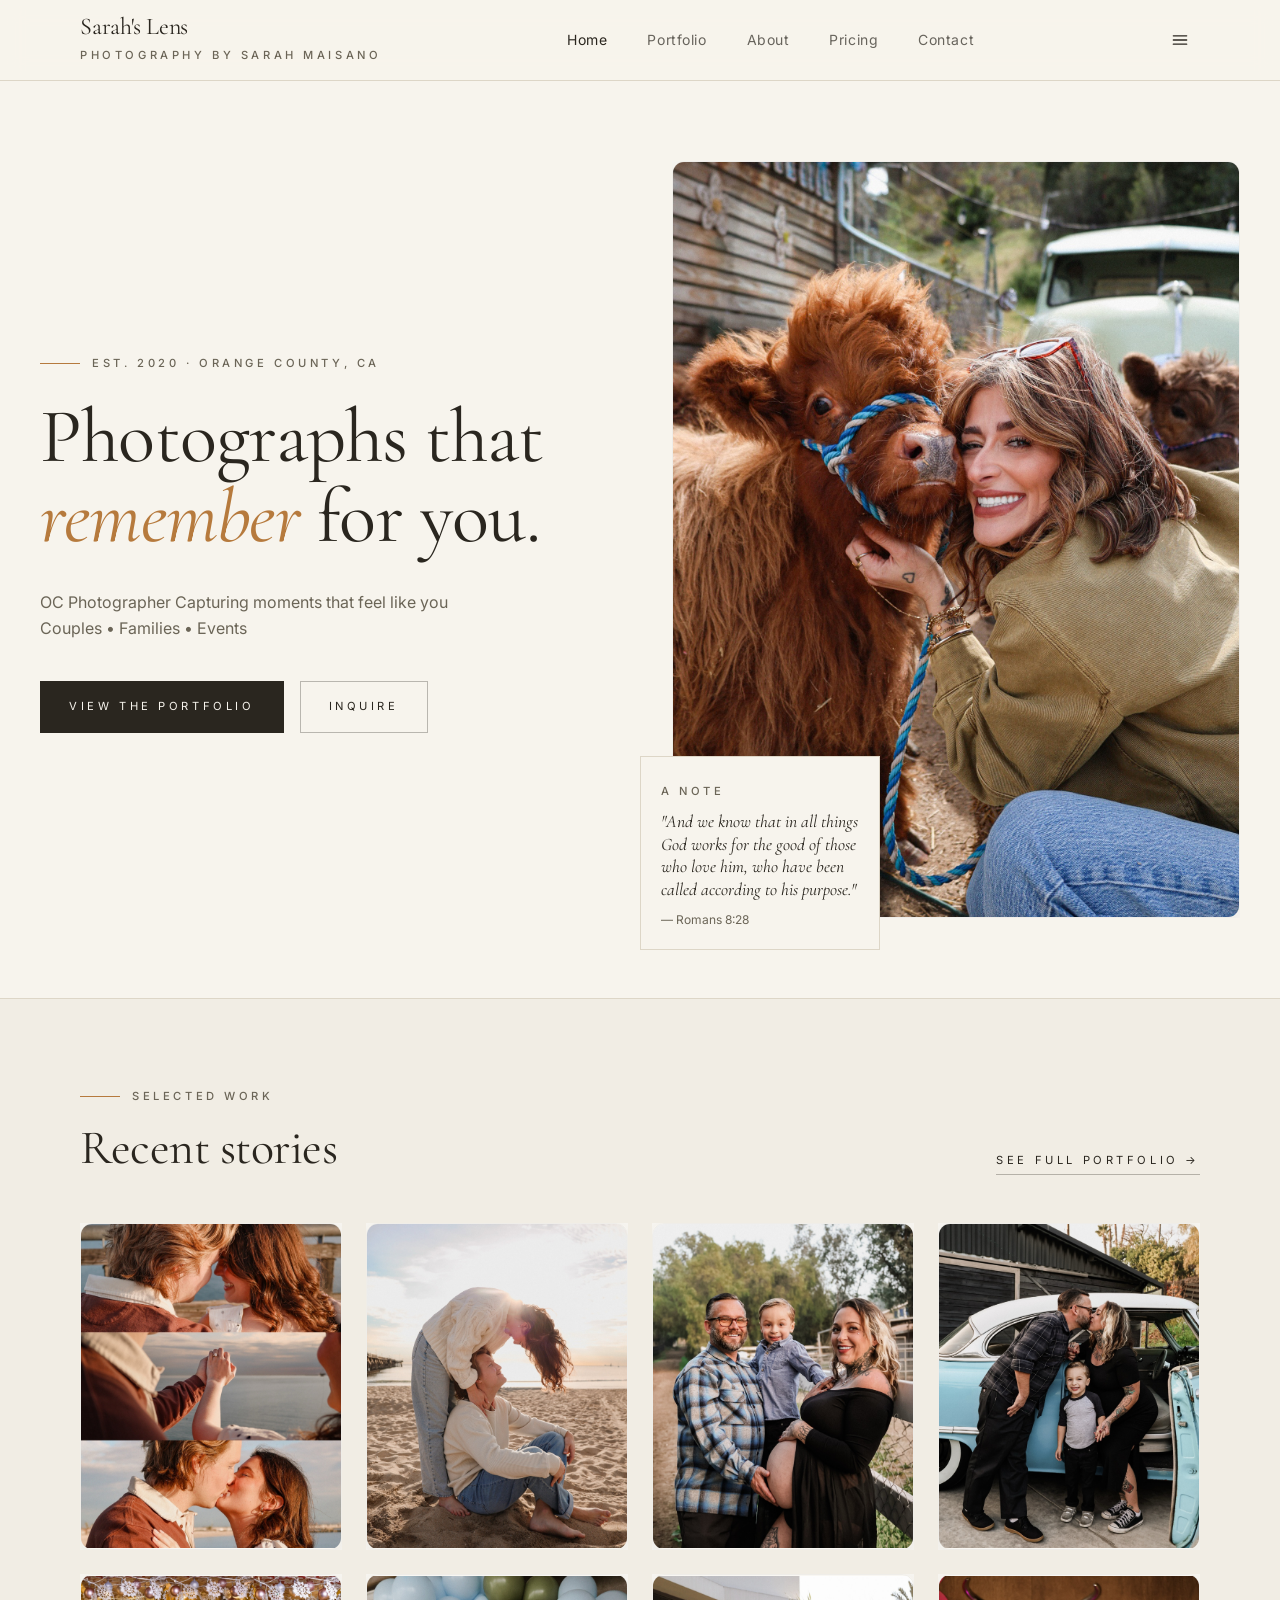
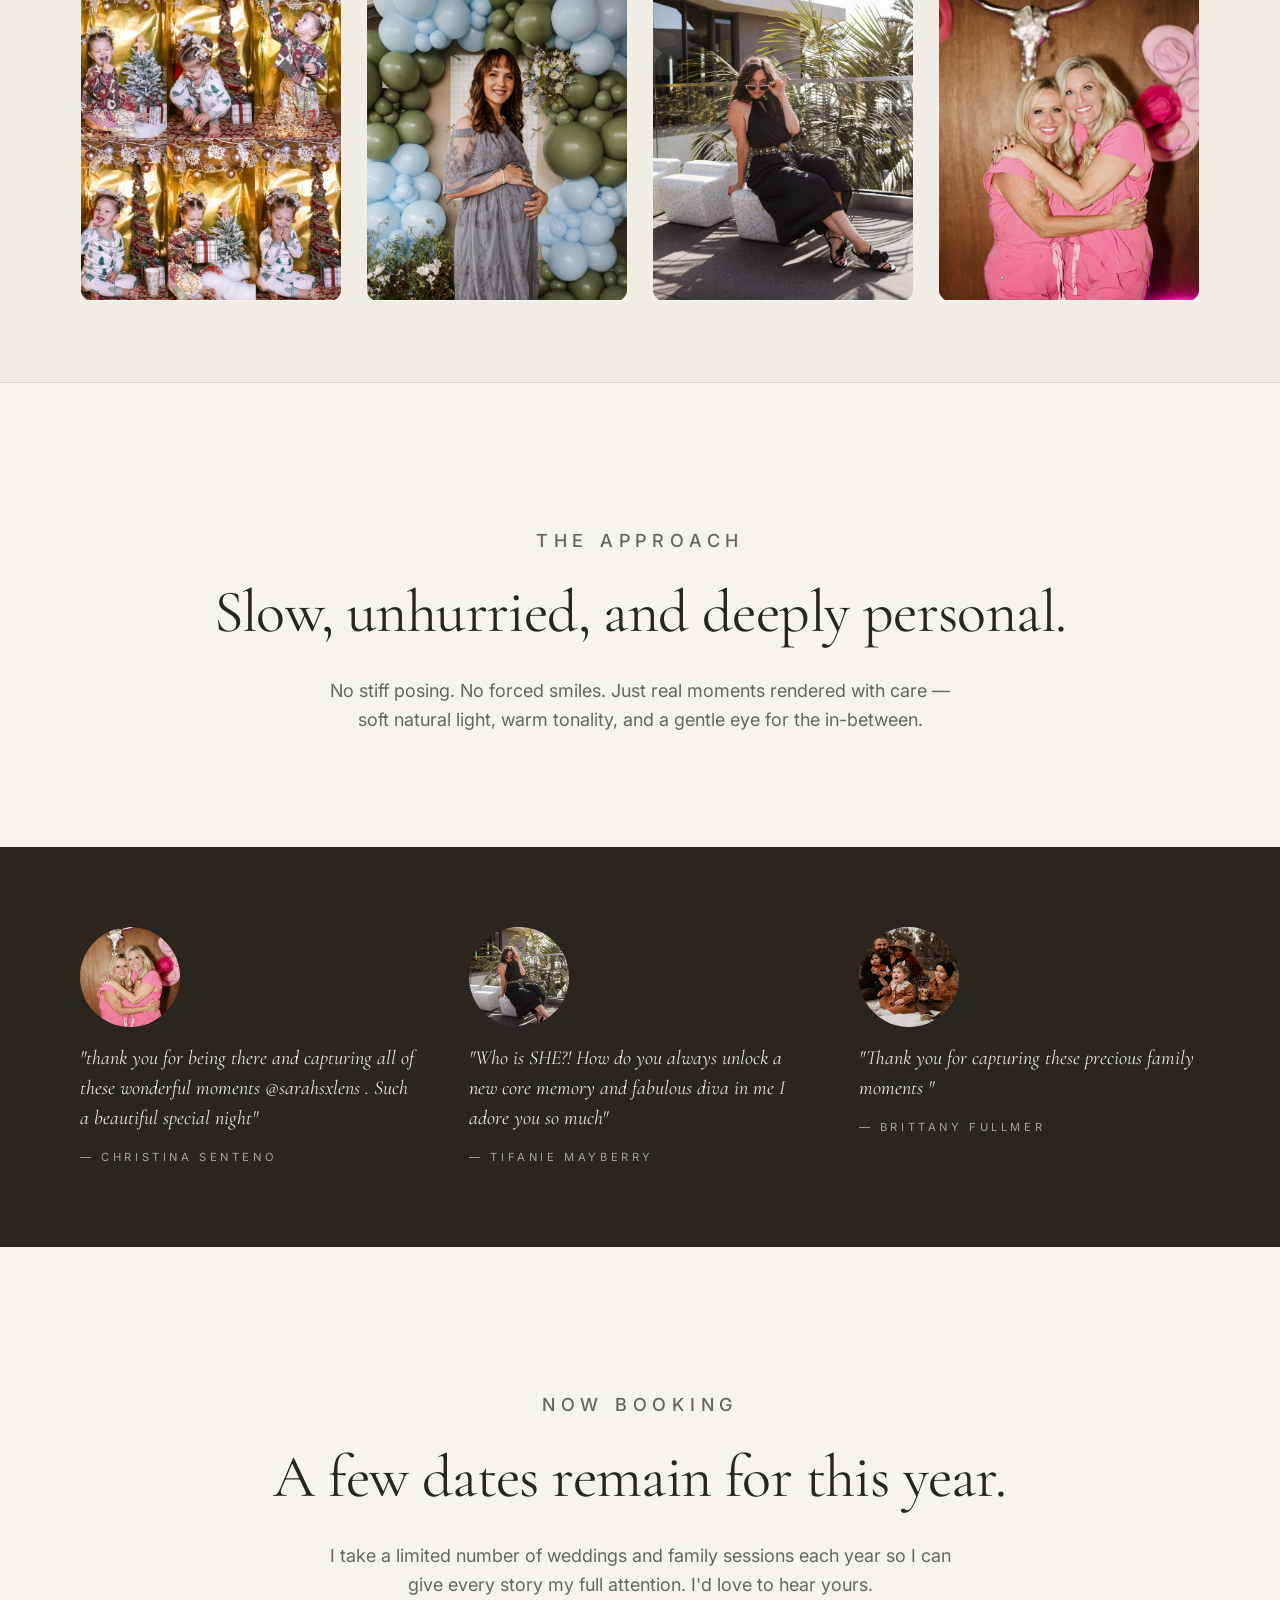
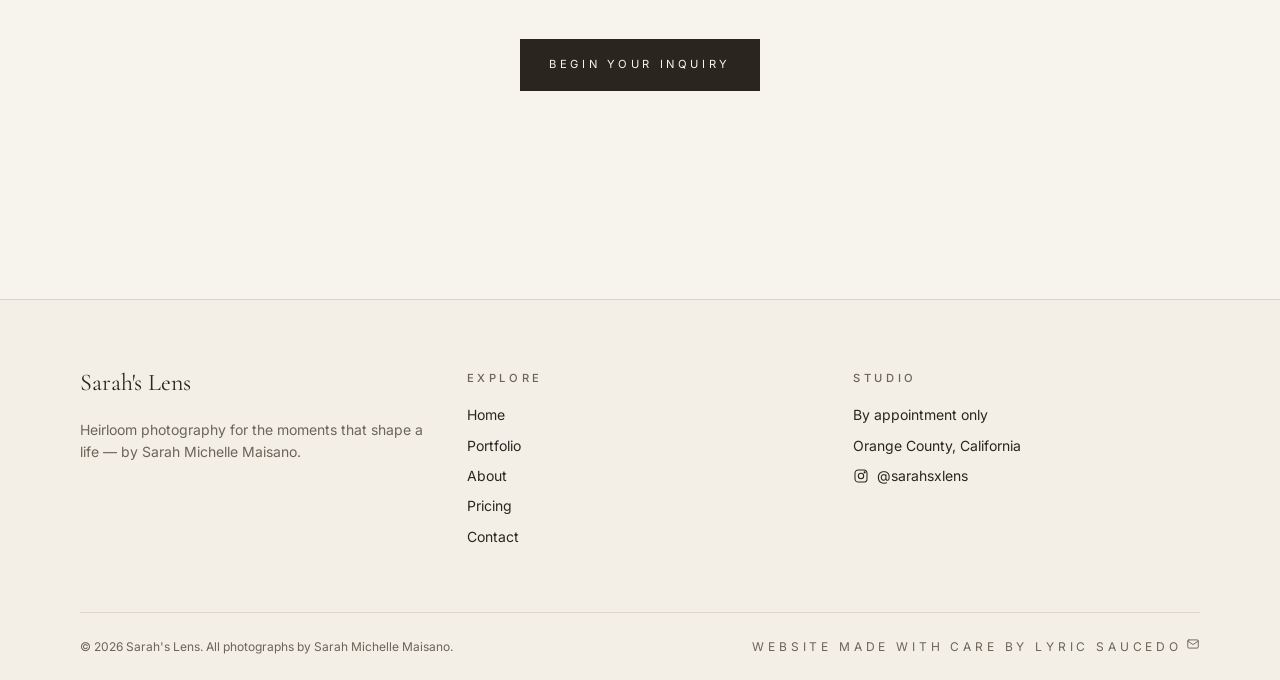
<file: index.html>
<!DOCTYPE html>
<html lang="en">
<head>
  <meta charset="utf-8">
  <meta name="viewport" content="width=device-width, initial-scale=1">
  <title>Sarah's Lens — Heirloom Photography by Sarah Michelle Maisano</title>
  <meta name="description" content="Quiet, timeless photography of weddings, families, and portraits — made by hand by Sarah Michelle Maisano in Orange County, California.">
  <meta name="author" content="Sarah Michelle Maisano">
  <meta property="og:title" content="Sarah's Lens — Heirloom Photography by Sarah Michelle Maisano">
  <meta property="og:description" content="Quiet, timeless photography of weddings, families, and portraits — made by hand by Sarah Michelle Maisano in Orange County, California.">
  <meta property="og:type" content="website">
  <meta name="twitter:card" content="summary_large_image">
  <meta property="og:image" content="assets/hero-portrait.jpg"><meta name="twitter:image" content="assets/hero-portrait.jpg">
  <link rel="preconnect" href="https://fonts.googleapis.com">
  <link rel="preconnect" href="https://fonts.gstatic.com" crossorigin>
  <link rel="stylesheet" href="https://fonts.googleapis.com/css2?family=Cormorant+Garamond:ital,wght@0,400;0,500;0,600;1,400&family=Inter:wght@300;400;500;600&display=swap">
  <link rel="stylesheet" href="css/styles.css">
  <link rel="icon" href="data:image/svg+xml,<svg xmlns=%22http://www.w3.org/2000/svg%22 viewBox=%220 0 100 100%22><text y=%22.9em%22 font-size=%2290%22>📸</text></svg>">
</head>
<body>
<header class="site-header">
  <div class="container inner">
    <a href="index.html" class="brand">
      <span class="name">Sarah's Lens</span>
      <span class="eyebrow sub">Photography by Sarah Maisano</span>
    </a>
    <nav class="nav-desktop" data-nav>
      <a href="index.html">Home</a>
      <a href="portfolio.html">Portfolio</a>
      <a href="about.html">About</a>
      <a href="services.html">Pricing</a>
      <a href="contact.html">Contact</a>
    </nav>
    <button class="nav-toggle" data-nav-toggle aria-label="Toggle menu" aria-expanded="false">
      <svg class="icon-menu" width="20" height="20" viewBox="0 0 24 24" fill="none" stroke="currentColor" stroke-width="1.6" stroke-linecap="round"><path d="M4 7h16M4 12h16M4 17h16"/></svg><svg class="icon-close" style="display:none" width="20" height="20" viewBox="0 0 24 24" fill="none" stroke="currentColor" stroke-width="1.6" stroke-linecap="round"><path d="M6 6l12 12M18 6l-6.001 6L6 18"/></svg>
    </button>
  </div>
  <nav class="nav-mobile" data-nav-mobile>
    <a href="index.html">Home</a>
      <a href="portfolio.html">Portfolio</a>
      <a href="about.html">About</a>
      <a href="services.html">Pricing</a>
      <a href="contact.html">Contact</a>
  </nav>
</header>
<main>

<section class="hero container">
  <div class="grid">
    <div>
      <p class="eyebrow"><span class="hairline"></span>Est. 2020 · Orange County, CA</p>
      <h1>Photographs that <em>remember</em> for you.</h1>
      <p class="lead">OC Photographer
        Capturing moments that feel like you 
        Couples • Families • Events
      </p>
      <div class="ctas">
        <a class="btn btn-primary" href="portfolio.html">View the portfolio</a>
        <a class="btn btn-outline" href="contact.html">Inquire</a>
      </div>
    </div>
    <div class="hero-image-wrap">
      <div class="img-frame">
        <img src="assets/hero-portrait.jpg" alt="Sarah Michelle Maisano with her camera" width="1280" height="1600">
      </div>
      <div class="hero-quote">
        <p class="eyebrow">A note</p>
        <p class="q">"And we know that in all things God works for the good of those who love him, who have been called according to his purpose."</p>
        <p class="a">— Romans 8:28</p>
      </div>
    </div>
  </div>
</section>

<section class="band band-muted">
  <div class="container">
    <div class="section-head">
      <div>
        <p class="eyebrow"><span class="hairline"></span>Selected work</p>
        <h2>Recent stories</h2>
      </div>
      <a class="link-arrow" href="portfolio.html">See full portfolio →</a>
    </div>
    <div class="feat-grid">
      
      <a class="feat-card" href="portfolio.html">
        <div class="photo"><img loading="lazy" src="assets/Portfoliopics/imgi_10_610880900_17979300410953386_1680396384912513976_n.jpg" alt="Photography" width="1080" height="1346"></div>
      </a>
      <a class="feat-card" href="portfolio.html">
        <div class="photo"><img loading="lazy" src="assets/Portfoliopics/imgi_11_590411081_17978962904953386_8413933051129318417_n.jpg" alt="Photography" width="1080" height="1346"></div>
      </a>
      <a class="feat-card" href="portfolio.html">
        <div class="photo"><img loading="lazy" src="assets/Portfoliopics/imgi_12_587804950_17977281929953386_5601778169363350403_n.jpg" alt="Photography" width="1080" height="1346"></div>
      </a>
      <a class="feat-card" href="portfolio.html">
        <div class="photo"><img loading="lazy" src="assets/Portfoliopics/imgi_13_599118221_17977178729953386_6054539085253142539_n.jpg" alt="Photography" width="1080" height="1346"></div>
      </a>
      <a class="feat-card" href="portfolio.html">
        <div class="photo"><img loading="lazy" src="assets/Portfoliopics/imgi_14_598643316_17976732224953386_4786313533869619160_n.jpg" alt="Photography" width="1080" height="1346"></div>
      </a>
      <a class="feat-card" href="portfolio.html">
        <div class="photo"><img loading="lazy" src="assets/Portfoliopics/imgi_15_582828493_17974050737953386_5858963616038145806_n.jpg" alt="Photography" width="1080" height="1346"></div>
      </a>
      <a class="feat-card" href="portfolio.html">
        <div class="photo"><img loading="lazy" src="assets/Portfoliopics/imgi_21_503990969_17956308800953386_1054447358836954452_n.jpg" alt="Photography" width="1080" height="1346"></div>
      </a>
      <a class="feat-card" href="portfolio.html">
        <div class="photo"><img loading="lazy" src="assets/Portfoliopics/imgi_17_572135627_17972330993953386_8668647474862433133_n.jpg" alt="Photography" width="1080" height="1346"></div>
      </a>
    </div>
  </div>
</section>

<section class="center-text">
  <p class="eyebrow">The approach</p>
  <h2>Slow, unhurried, and deeply personal.</h2>
  <p>No stiff posing. No forced smiles. Just real moments rendered with care — soft natural light, warm tonality, and a gentle eye for the in-between.</p>
</section>

<section class="band band-dark">
  <div class="container">
    <div class="testimonials">
      <blockquote><img class="testimonial-photo" src="assets/Portfoliopics/imgi_17_572135627_17972330993953386_8668647474862433133_n.jpg" alt="Christina Senteno" style="width:100px;height:100px;border-radius:50%;object-fit:cover;margin-bottom:1rem;"><p class="q">"thank you for being there and capturing all of these wonderful moments @sarahsxlens . Such a beautiful special night"</p><footer>— Christina Senteno</footer></blockquote><blockquote><img class="testimonial-photo" src="assets/Portfoliopics/imgi_21_503990969_17956308800953386_1054447358836954452_n.jpg" alt="Tifanie Mayberry" style="width:100px;height:100px;border-radius:50%;object-fit:cover;margin-bottom:1rem;"><p class="q">"Who is SHE?!  How do you always unlock a new core memory and fabulous diva in me  I adore you so much"</p><footer>— Tifanie Mayberry</footer></blockquote><blockquote><img class="testimonial-photo" src="assets/Portfoliopics/imgi_30_651541696_17964240744042871_4341944341497287210_n.jpg" alt="Brittany Fullmer" style="width:100px;height:100px;border-radius:50%;object-fit:cover;margin-bottom:1rem;"><p class="q">"Thank you for capturing these precious family moments "</p><footer>— Brittany Fullmer</footer></blockquote>
    </div>
  </div>
</section>

<section class="center-text">
  <p class="eyebrow">Now booking</p>
  <h2>A few dates remain for this year.</h2>
  <p>I take a limited number of weddings and family sessions each year so I can give every story my full attention. I'd love to hear yours.</p>
  <p style="margin-top:2.5rem"><a class="btn btn-primary" href="contact.html">Begin your inquiry</a></p>
</section>
</main>
<footer class="site-footer">
  <div class="container">
    <div class="footer-grid">
      <div>
        <div class="name">Sarah's Lens</div>
        <p class="tag">Heirloom photography for the moments that shape a life — by Sarah Michelle Maisano.</p>
      </div>
      <div>
        <div class="eyebrow col-title">Explore</div>
        <ul>
        <li><a href="index.html">Home</a></li>
        <li><a href="portfolio.html">Portfolio</a></li>
        <li><a href="about.html">About</a></li>
        <li><a href="services.html">Pricing</a></li>
        <li><a href="contact.html">Contact</a></li>
        </ul>
      </div>
      <div>
        <div class="eyebrow col-title">Studio</div>
        <ul>
          <li>By appointment only</li>
          <li>Orange County, California</li>
          <li><a class="icon-row" href="https://www.instagram.com/sarahsxlens/" target="_blank" rel="noopener"><svg class="ico" viewBox="0 0 24 24" fill="none" stroke="currentColor" stroke-width="1.6" stroke-linecap="round" stroke-linejoin="round"><rect x="3" y="3" width="18" height="18" rx="5"/><circle cx="12" cy="12" r="4"/><circle cx="17.5" cy="6.5" r="0.8" fill="currentColor"/></svg><span>@sarahsxlens</span></a></li>
        </ul>
      </div>
    </div>
    <div class="legal">
      <div>© <span data-year></span> Sarah's Lens. All photographs by Sarah Michelle Maisano.</div>
      <div class="small">Website made with care by <a href="mailto:lyricsaucedo.dev@gmail.com" style="display: inline-flex; align-items: baseline; gap: 0.25rem;">Lyric Saucedo<svg class="ico" viewBox="0 0 24 24" fill="none" stroke="currentColor" stroke-width="1.6" stroke-linecap="round" stroke-linejoin="round" style="width: 0.875rem; height: 0.875rem; margin-bottom: 0.125rem;"><rect x="3" y="5" width="18" height="14" rx="2"/><path d="m3 7 9 6 9-6"/></svg></a></div>
    </div>
  </div>
</footer>
<script src="js/main.js"></script>
</body>
</html>
</file>
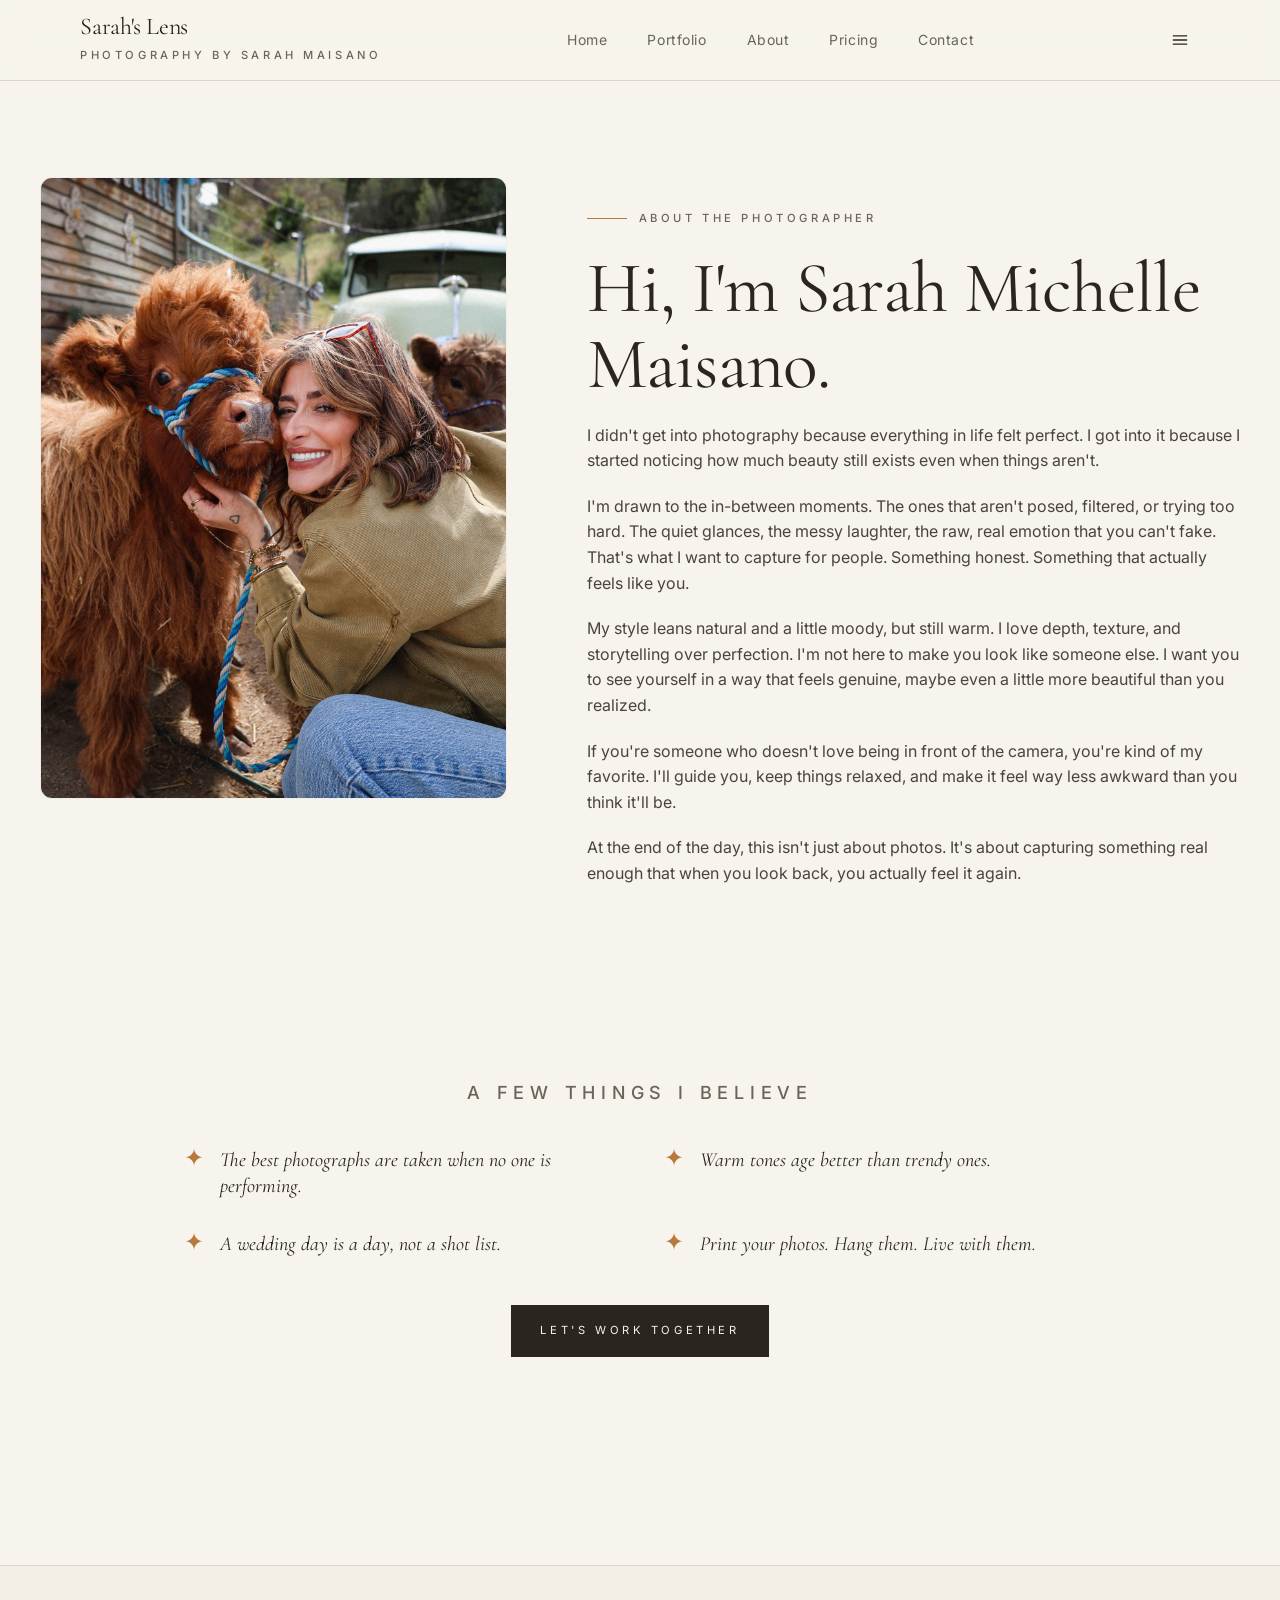
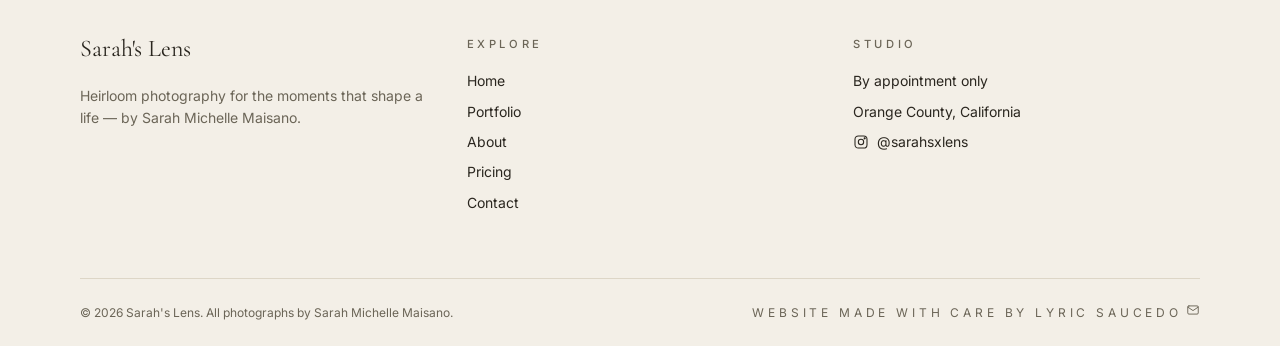
<file: about.html>
<!DOCTYPE html>
<html lang="en">
<head>
  <meta charset="utf-8">
  <meta name="viewport" content="width=device-width, initial-scale=1">
  <title>About — Sarah Michelle Maisano</title>
  <meta name="description" content="Meet Sarah Michelle Maisano, the photographer behind Sarah's Lens. A film-trained, natural-light photographer based in Orange County, California.">
  <meta name="author" content="Sarah Michelle Maisano">
  <meta property="og:title" content="About — Sarah Michelle Maisano">
  <meta property="og:description" content="Meet Sarah Michelle Maisano, the photographer behind Sarah's Lens. A film-trained, natural-light photographer based in Orange County, California.">
  <meta property="og:type" content="website">
  <meta name="twitter:card" content="summary_large_image">
  <meta property="og:image" content="assets/hero-portrait.jpg"><meta name="twitter:image" content="assets/hero-portrait.jpg">
  <link rel="preconnect" href="https://fonts.googleapis.com">
  <link rel="preconnect" href="https://fonts.gstatic.com" crossorigin>
  <link rel="stylesheet" href="https://fonts.googleapis.com/css2?family=Cormorant+Garamond:ital,wght@0,400;0,500;0,600;1,400&family=Inter:wght@300;400;500;600&display=swap">
  <link rel="stylesheet" href="css/styles.css">
  <link rel="icon" href="data:image/svg+xml,<svg xmlns=%22http://www.w3.org/2000/svg%22 viewBox=%220 0 100 100%22><text y=%22.9em%22 font-size=%2290%22>📸</text></svg>">
</head>
<body>
<header class="site-header">
  <div class="container inner">
    <a href="index.html" class="brand">
      <span class="name">Sarah's Lens</span>
      <span class="eyebrow sub">Photography by Sarah Maisano</span>
    </a>
    <nav class="nav-desktop" data-nav>
      <a href="index.html">Home</a>
      <a href="portfolio.html">Portfolio</a>
      <a href="about.html">About</a>
      <a href="services.html">Pricing</a>
      <a href="contact.html">Contact</a>
    </nav>
    <button class="nav-toggle" data-nav-toggle aria-label="Toggle menu" aria-expanded="false">
      <svg class="icon-menu" width="20" height="20" viewBox="0 0 24 24" fill="none" stroke="currentColor" stroke-width="1.6" stroke-linecap="round"><path d="M4 7h16M4 12h16M4 17h16"/></svg><svg class="icon-close" style="display:none" width="20" height="20" viewBox="0 0 24 24" fill="none" stroke="currentColor" stroke-width="1.6" stroke-linecap="round"><path d="M6 6l12 12M18 6l-6.001 6L6 18"/></svg>
    </button>
  </div>
  <nav class="nav-mobile" data-nav-mobile>
    <a href="index.html">Home</a>
      <a href="portfolio.html">Portfolio</a>
      <a href="about.html">About</a>
      <a href="services.html">Pricing</a>
      <a href="contact.html">Contact</a>
  </nav>
</header>
<main>

<section class="page-head container">
  <div class="about-grid">
    <div>
      <div class="about-image">
        <img loading="lazy" src="assets/hero-portrait.jpg" alt="Sarah Michelle Maisano with her camera" width="1280" height="1600">
      </div>
    </div>
    <div class="about-text" style="padding-top:1.5rem">
      <p class="eyebrow"><span class="hairline"></span>About the photographer</p>
      <h1>Hi, I'm Sarah Michelle Maisano.</h1>
      <div class="body">
        <p>I didn't get into photography because everything in life felt perfect. I got into it because I started noticing how much beauty still exists even when things aren't.</p>
        <p>I'm drawn to the in-between moments. The ones that aren't posed, filtered, or trying too hard. The quiet glances, the messy laughter, the raw, real emotion that you can't fake. That's what I want to capture for people. Something honest. Something that actually feels like you.</p>
        <p>My style leans natural and a little moody, but still warm. I love depth, texture, and storytelling over perfection. I'm not here to make you look like someone else. I want you to see yourself in a way that feels genuine, maybe even a little more beautiful than you realized.</p>
        <p>If you're someone who doesn't love being in front of the camera, you're kind of my favorite. I'll guide you, keep things relaxed, and make it feel way less awkward than you think it'll be.</p>
        <p>At the end of the day, this isn't just about photos. It's about capturing something real enough that when you look back, you actually feel it again.</p>
      </div>
    </div>
  </div>
</section>


<section class="center-text">
  <p class="eyebrow">A few things I believe</p>
  <ul class="beliefs">
    <li><span class="star">✦</span><span class="text">The best photographs are taken when no one is performing.</span></li><li><span class="star">✦</span><span class="text">Warm tones age better than trendy ones.</span></li><li><span class="star">✦</span><span class="text">A wedding day is a day, not a shot list.</span></li><li><span class="star">✦</span><span class="text">Print your photos. Hang them. Live with them.</span></li>
  </ul>
  <p style="margin-top:3rem"><a class="btn btn-primary" href="contact.html">Let's work together</a></p>
</section>
</main>
<footer class="site-footer">
  <div class="container">
    <div class="footer-grid">
      <div>
        <div class="name">Sarah's Lens</div>
        <p class="tag">Heirloom photography for the moments that shape a life — by Sarah Michelle Maisano.</p>
      </div>
      <div>
        <div class="eyebrow col-title">Explore</div>
        <ul>
        <li><a href="index.html">Home</a></li>
        <li><a href="portfolio.html">Portfolio</a></li>
        <li><a href="about.html">About</a></li>
        <li><a href="services.html">Pricing</a></li>
        <li><a href="contact.html">Contact</a></li>
        </ul>
      </div>
      <div>
        <div class="eyebrow col-title">Studio</div>
        <ul>
          <li>By appointment only</li>
          <li>Orange County, California</li>
          <li><a class="icon-row" href="https://www.instagram.com/sarahsxlens/" target="_blank" rel="noopener"><svg class="ico" viewBox="0 0 24 24" fill="none" stroke="currentColor" stroke-width="1.6" stroke-linecap="round" stroke-linejoin="round"><rect x="3" y="3" width="18" height="18" rx="5"/><circle cx="12" cy="12" r="4"/><circle cx="17.5" cy="6.5" r="0.8" fill="currentColor"/></svg><span>@sarahsxlens</span></a></li>
        </ul>
      </div>
    </div>
    <div class="legal">
      <div>© <span data-year></span> Sarah's Lens. All photographs by Sarah Michelle Maisano.</div>
      <div class="small">Website made with care by <a href="mailto:lyricsaucedo.dev@gmail.com" style="display: inline-flex; align-items: baseline; gap: 0.25rem;">Lyric Saucedo<svg class="ico" viewBox="0 0 24 24" fill="none" stroke="currentColor" stroke-width="1.6" stroke-linecap="round" stroke-linejoin="round" style="width: 0.875rem; height: 0.875rem; margin-bottom: 0.125rem;"><rect x="3" y="5" width="18" height="14" rx="2"/><path d="m3 7 9 6 9-6"/></svg></a></div>
    </div>
  </div>
</footer>
<script src="js/main.js"></script>
</body>
</html>
</file>
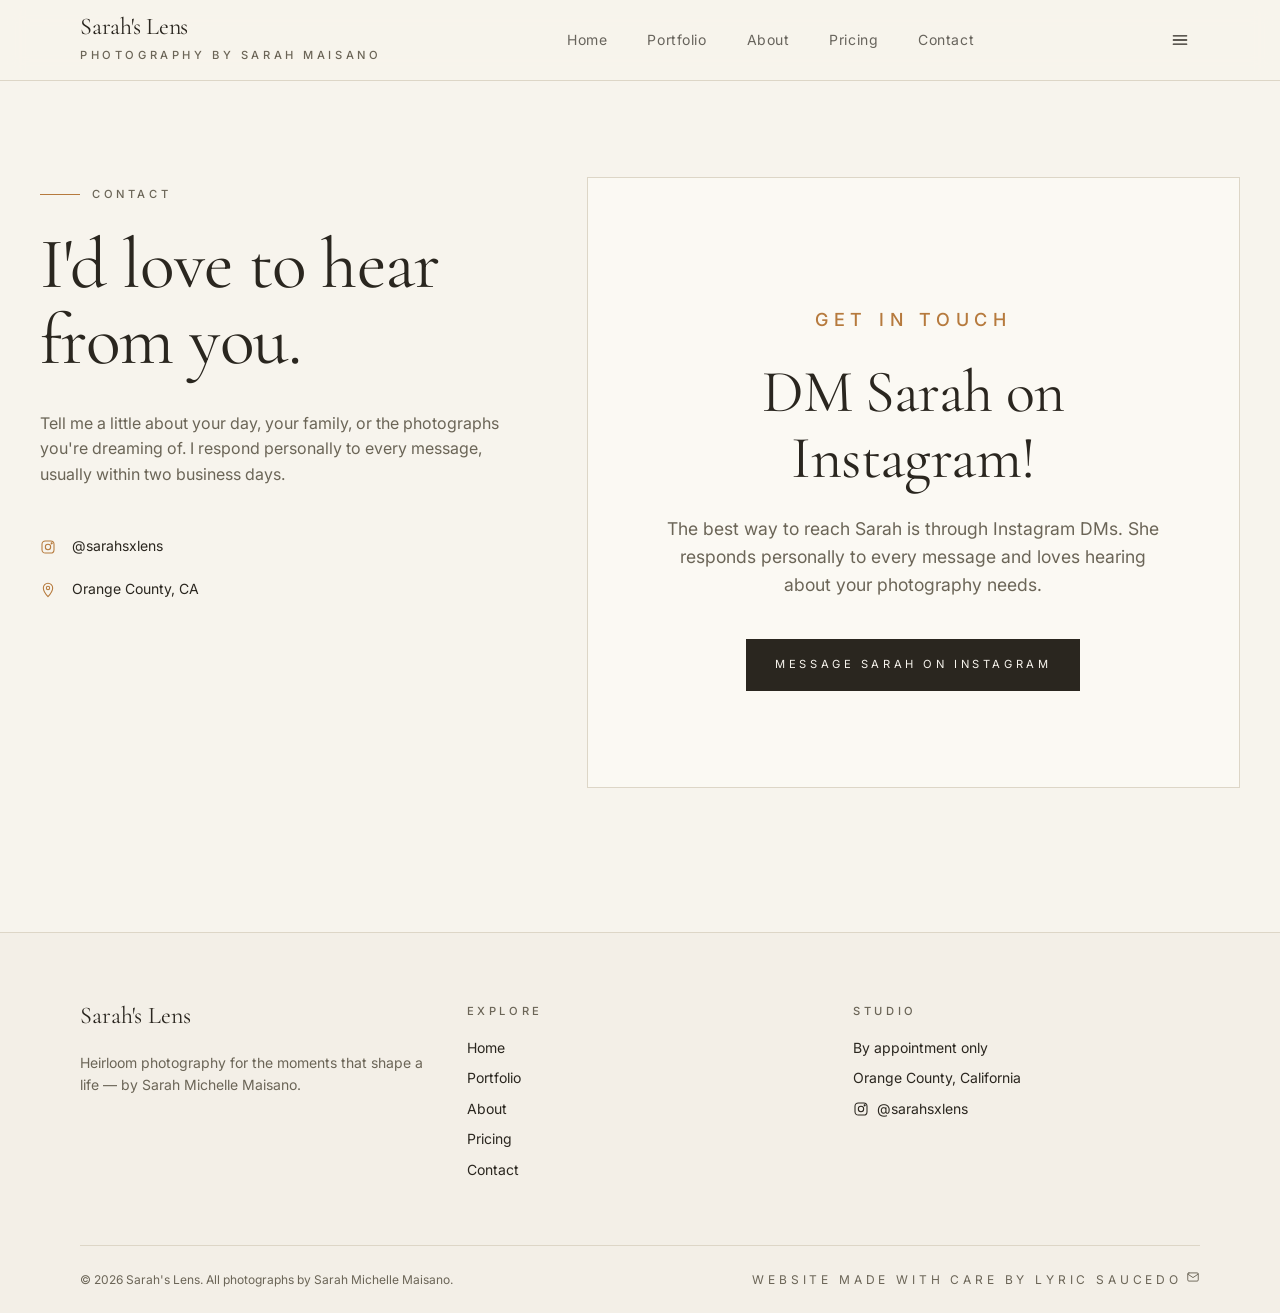
<file: contact.html>
<!DOCTYPE html>
<html lang="en">
<head>
  <meta charset="utf-8">
  <meta name="viewport" content="width=device-width, initial-scale=1">
  <title>Contact — Sarah's Lens</title>
  <meta name="description" content="Get in touch with Sarah Michelle Maisano about wedding, family, or portrait photography.">
  <meta name="author" content="Sarah Michelle Maisano">
  <meta property="og:title" content="Contact — Sarah's Lens">
  <meta property="og:description" content="Get in touch with Sarah Michelle Maisano about wedding, family, or portrait photography.">
  <meta property="og:type" content="website">
  <meta name="twitter:card" content="summary_large_image">
  
  <link rel="preconnect" href="https://fonts.googleapis.com">
  <link rel="preconnect" href="https://fonts.gstatic.com" crossorigin>
  <link rel="stylesheet" href="https://fonts.googleapis.com/css2?family=Cormorant+Garamond:ital,wght@0,400;0,500;0,600;1,400&family=Inter:wght@300;400;500;600&display=swap">
  <link rel="stylesheet" href="css/styles.css">
  <link rel="icon" href="data:image/svg+xml,<svg xmlns=%22http://www.w3.org/2000/svg%22 viewBox=%220 0 100 100%22><text y=%22.9em%22 font-size=%2290%22>📸</text></svg>">
</head>
<body>
<header class="site-header">
  <div class="container inner">
    <a href="index.html" class="brand">
      <span class="name">Sarah's Lens</span>
      <span class="eyebrow sub">Photography by Sarah Maisano</span>
    </a>
    <nav class="nav-desktop" data-nav>
      <a href="index.html">Home</a>
      <a href="portfolio.html">Portfolio</a>
      <a href="about.html">About</a>
      <a href="services.html">Pricing</a>
      <a href="contact.html">Contact</a>
    </nav>
    <button class="nav-toggle" data-nav-toggle aria-label="Toggle menu" aria-expanded="false">
      <svg class="icon-menu" width="20" height="20" viewBox="0 0 24 24" fill="none" stroke="currentColor" stroke-width="1.6" stroke-linecap="round"><path d="M4 7h16M4 12h16M4 17h16"/></svg><svg class="icon-close" style="display:none" width="20" height="20" viewBox="0 0 24 24" fill="none" stroke="currentColor" stroke-width="1.6" stroke-linecap="round"><path d="M6 6l12 12M18 6l-6.001 6L6 18"/></svg>
    </button>
  </div>
  <nav class="nav-mobile" data-nav-mobile>
    <a href="index.html">Home</a>
      <a href="portfolio.html">Portfolio</a>
      <a href="about.html">About</a>
      <a href="services.html">Pricing</a>
      <a href="contact.html">Contact</a>
  </nav>
</header>
<main>

<section class="page-head container">
  <div class="contact-grid">
    <div class="contact-info">
      <p class="eyebrow"><span class="hairline"></span>Contact</p>
      <h1>I'd love to hear from you.</h1>
      <p class="lead">Tell me a little about your day, your family, or the photographs you're dreaming of. I respond personally to every message, usually within two business days.</p>
      <ul>
                <li><svg class="ico" viewBox="0 0 24 24" fill="none" stroke="currentColor" stroke-width="1.6" stroke-linecap="round" stroke-linejoin="round"><rect x="3" y="3" width="18" height="18" rx="5"/><circle cx="12" cy="12" r="4"/><circle cx="17.5" cy="6.5" r="0.8" fill="currentColor"/></svg><a href="https://www.instagram.com/sarahsxlens/" target="_blank" rel="noopener">@sarahsxlens</a></li>
        <li><svg class="ico" viewBox="0 0 24 24" fill="none" stroke="currentColor" stroke-width="1.6" stroke-linecap="round" stroke-linejoin="round"><path d="M12 22s7-7.5 7-13a7 7 0 1 0-14 0c0 5.5 7 13 7 13Z"/><circle cx="12" cy="9" r="2.5"/></svg><span>Orange County, CA</span></li>
      </ul>
    </div>
    <div class="contact-form">
      <div class="center-text" style="padding: 3rem 1.5rem;">
        <p class="eyebrow" style="color: var(--accent);">Get in touch</p>
        <h2>DM Sarah on Instagram!</h2>
        <p style="margin: 1.5rem 0; font-size: 1.1rem; line-height: 1.6;">The best way to reach Sarah is through Instagram DMs. She responds personally to every message and loves hearing about your photography needs.</p>
        <a href="https://www.instagram.com/sarahsxlens/" target="_blank" rel="noopener" class="btn btn-primary" style="margin-top: 1rem;">Message Sarah on Instagram</a>
      </div>
    </div>
  </div>
</section>
</main>
<footer class="site-footer">
  <div class="container">
    <div class="footer-grid">
      <div>
        <div class="name">Sarah's Lens</div>
        <p class="tag">Heirloom photography for the moments that shape a life — by Sarah Michelle Maisano.</p>
      </div>
      <div>
        <div class="eyebrow col-title">Explore</div>
        <ul>
        <li><a href="index.html">Home</a></li>
        <li><a href="portfolio.html">Portfolio</a></li>
        <li><a href="about.html">About</a></li>
        <li><a href="services.html">Pricing</a></li>
        <li><a href="contact.html">Contact</a></li>
        </ul>
      </div>
      <div>
        <div class="eyebrow col-title">Studio</div>
        <ul>
          <li>By appointment only</li>
          <li>Orange County, California</li>
          <li><a class="icon-row" href="https://www.instagram.com/sarahsxlens/" target="_blank" rel="noopener"><svg class="ico" viewBox="0 0 24 24" fill="none" stroke="currentColor" stroke-width="1.6" stroke-linecap="round" stroke-linejoin="round"><rect x="3" y="3" width="18" height="18" rx="5"/><circle cx="12" cy="12" r="4"/><circle cx="17.5" cy="6.5" r="0.8" fill="currentColor"/></svg><span>@sarahsxlens</span></a></li>
        </ul>
      </div>
    </div>
    <div class="legal">
      <div>© <span data-year></span> Sarah's Lens. All photographs by Sarah Michelle Maisano.</div>
      <div class="small">Website made with care by <a href="mailto:lyricsaucedo.dev@gmail.com" style="display: inline-flex; align-items: baseline; gap: 0.25rem;">Lyric Saucedo<svg class="ico" viewBox="0 0 24 24" fill="none" stroke="currentColor" stroke-width="1.6" stroke-linecap="round" stroke-linejoin="round" style="width: 0.875rem; height: 0.875rem; margin-bottom: 0.125rem;"><rect x="3" y="5" width="18" height="14" rx="2"/><path d="m3 7 9 6 9-6"/></svg></a></div>
    </div>
  </div>
</footer>
<script src="js/main.js"></script>
</body>
</html>
</file>
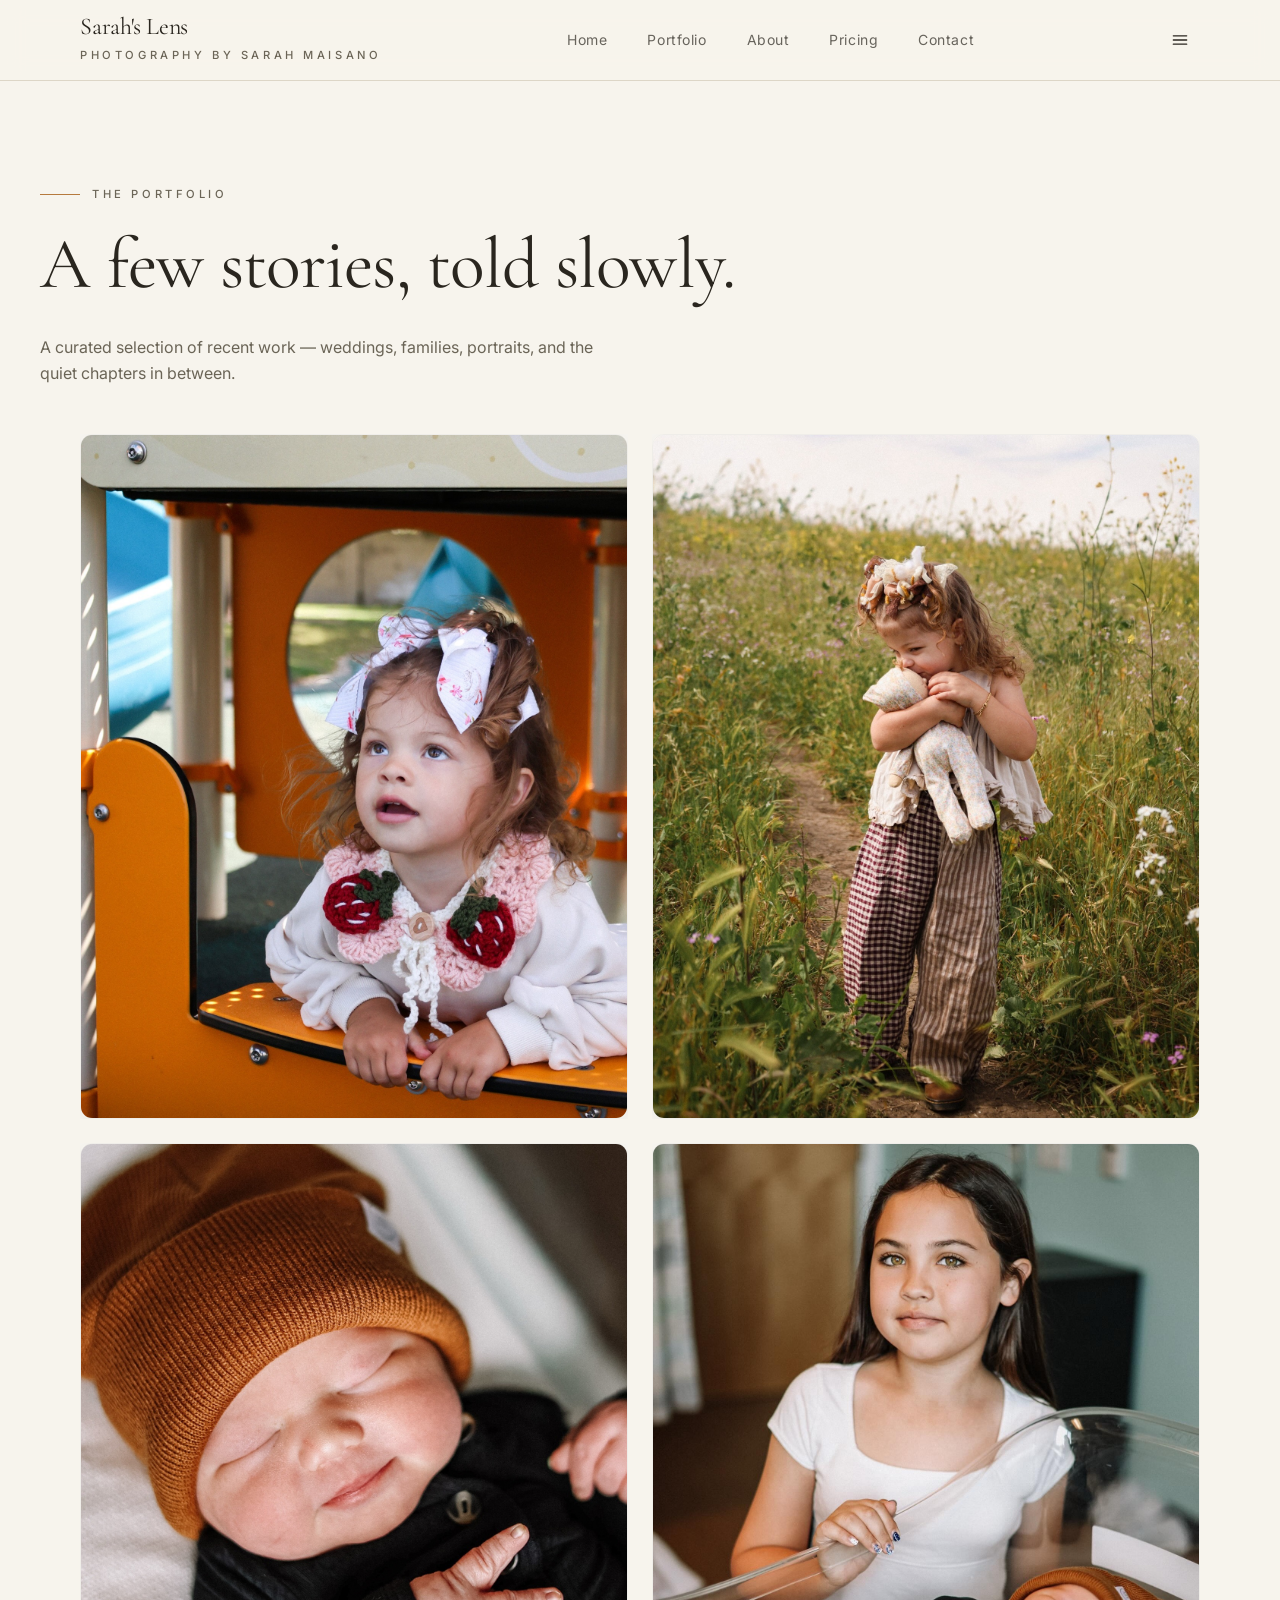
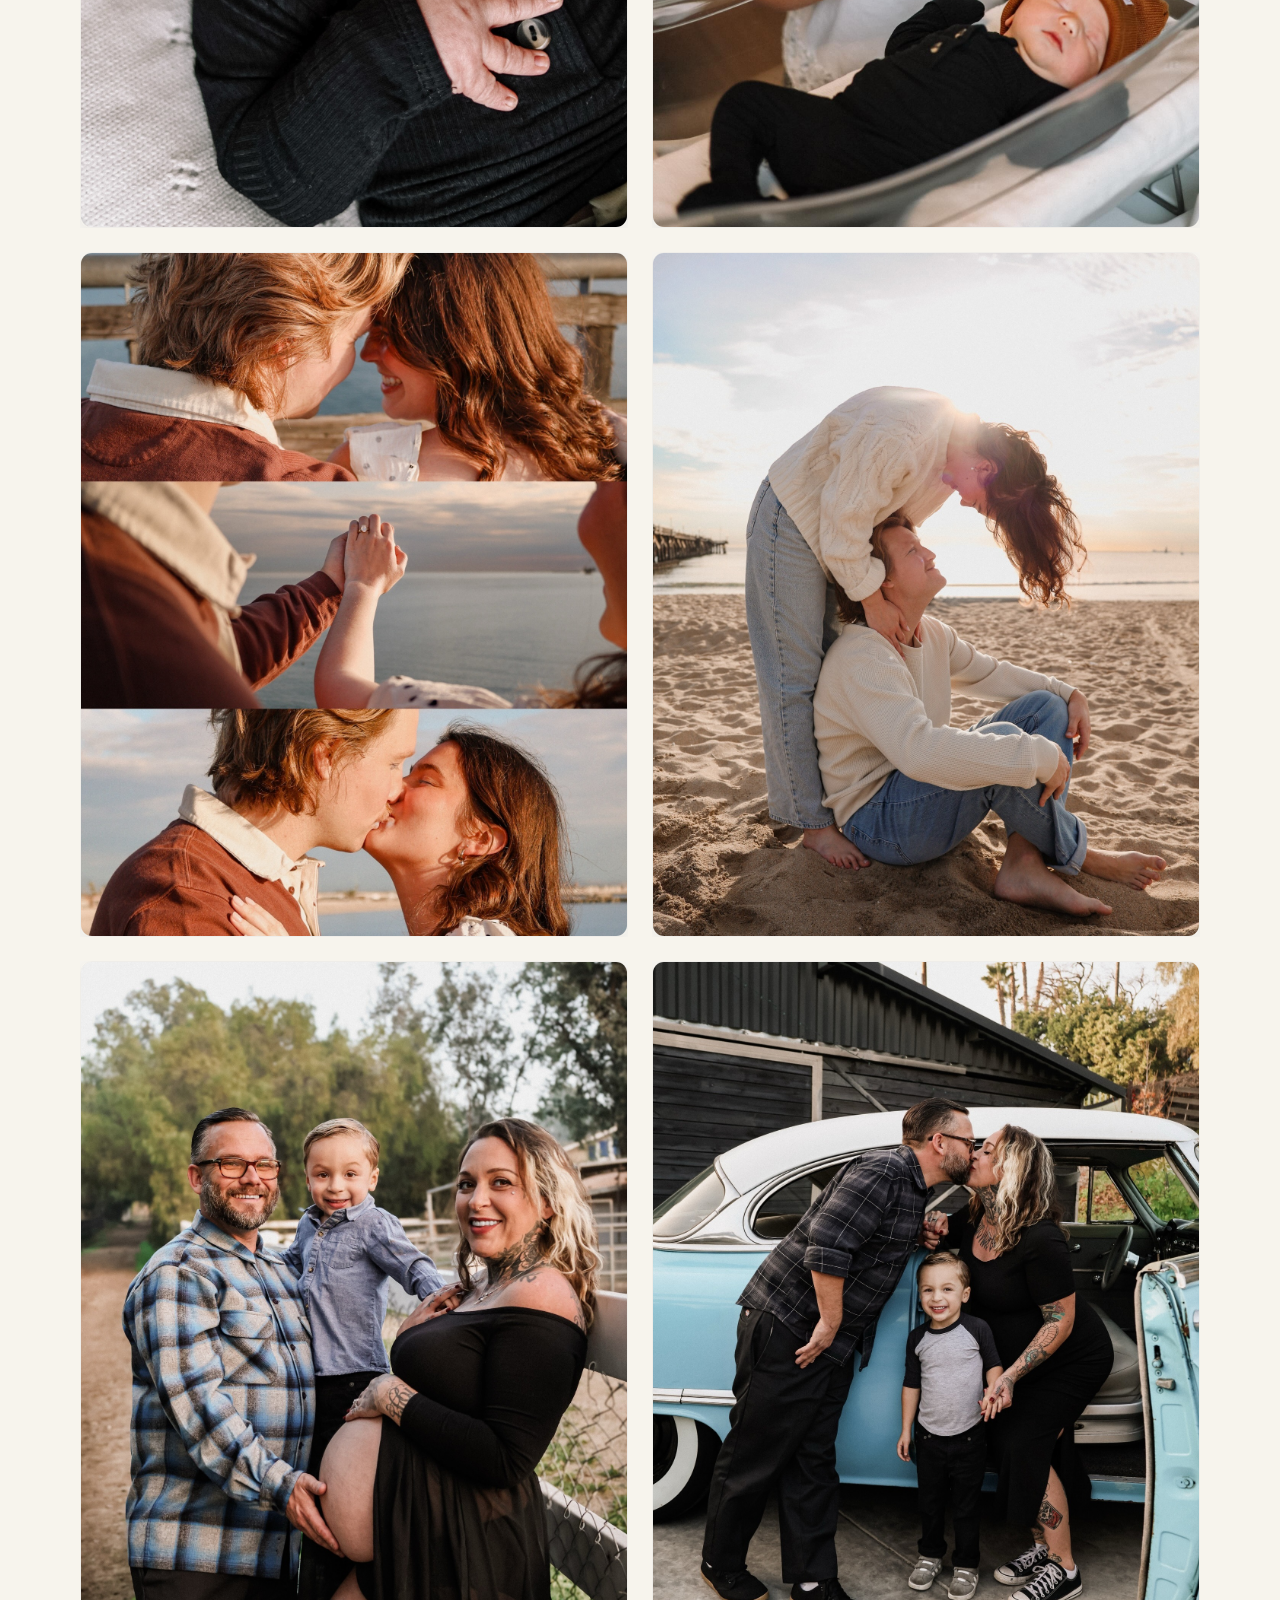
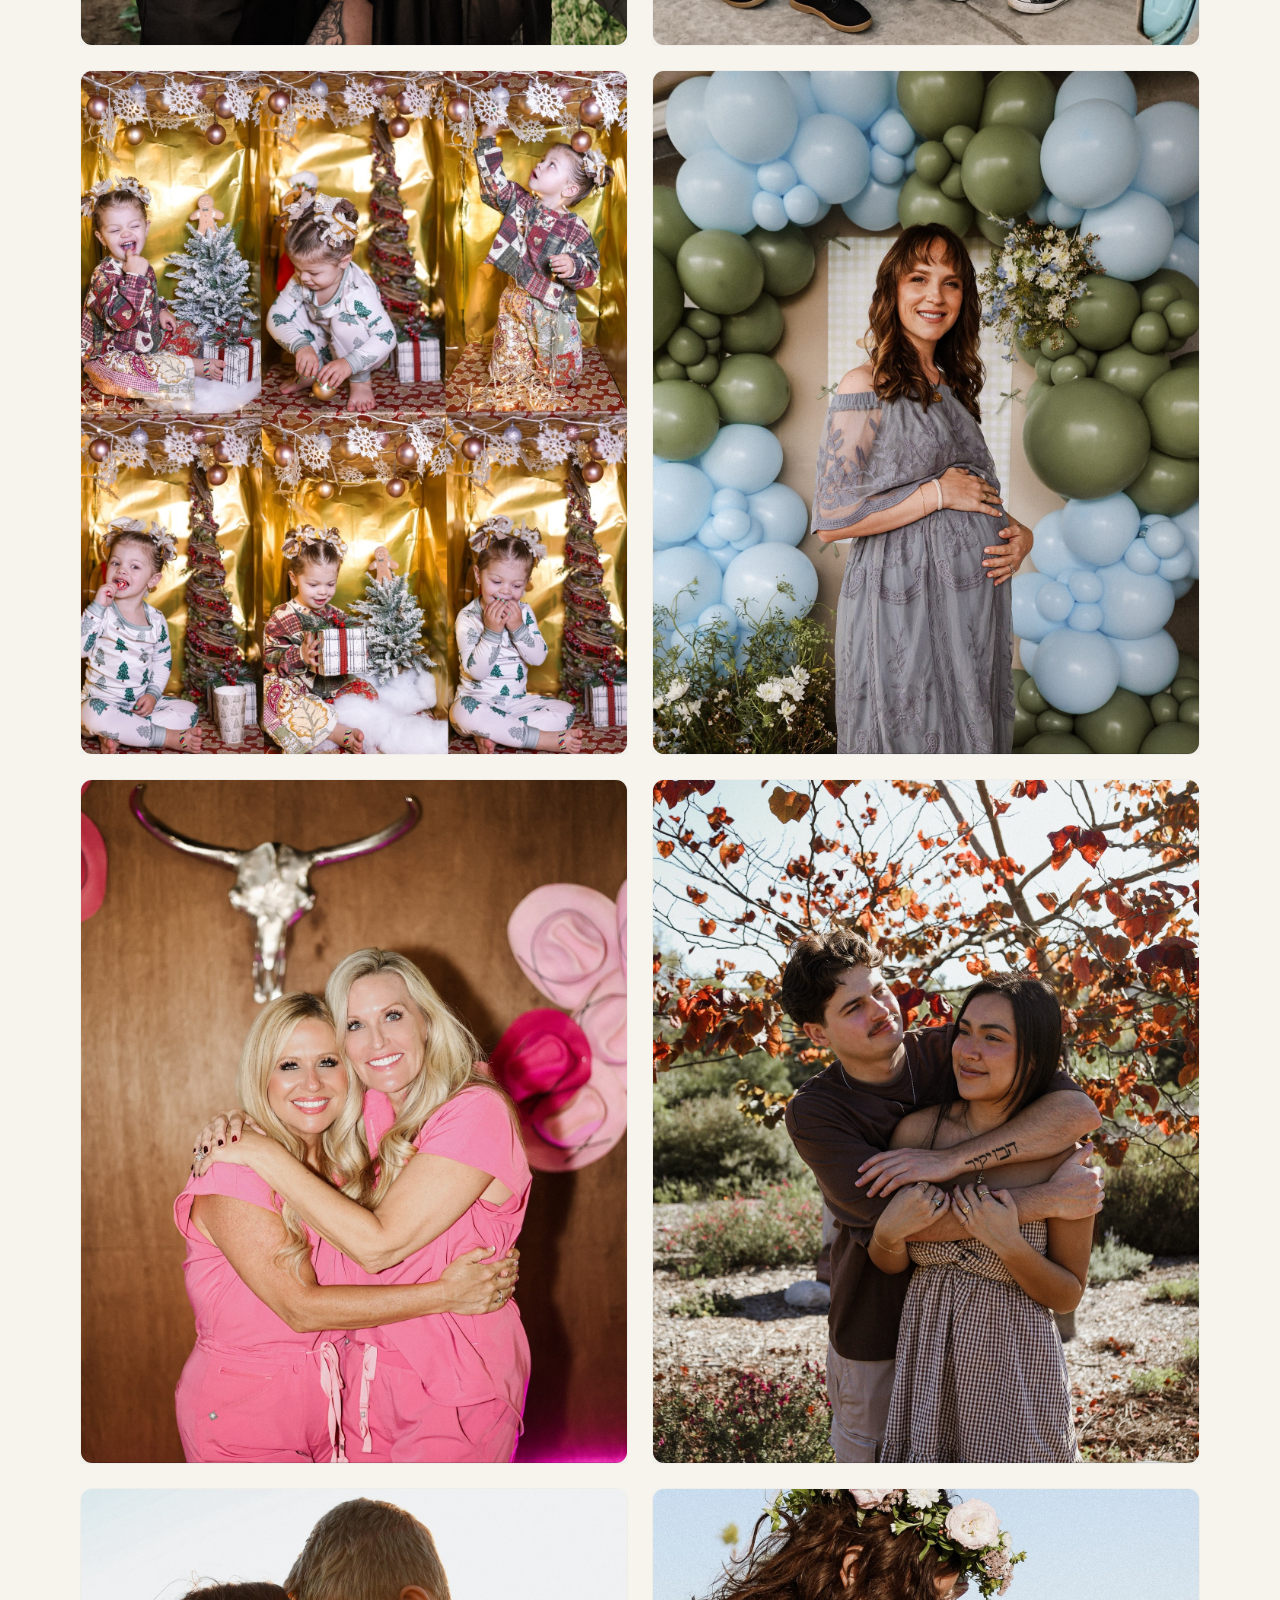
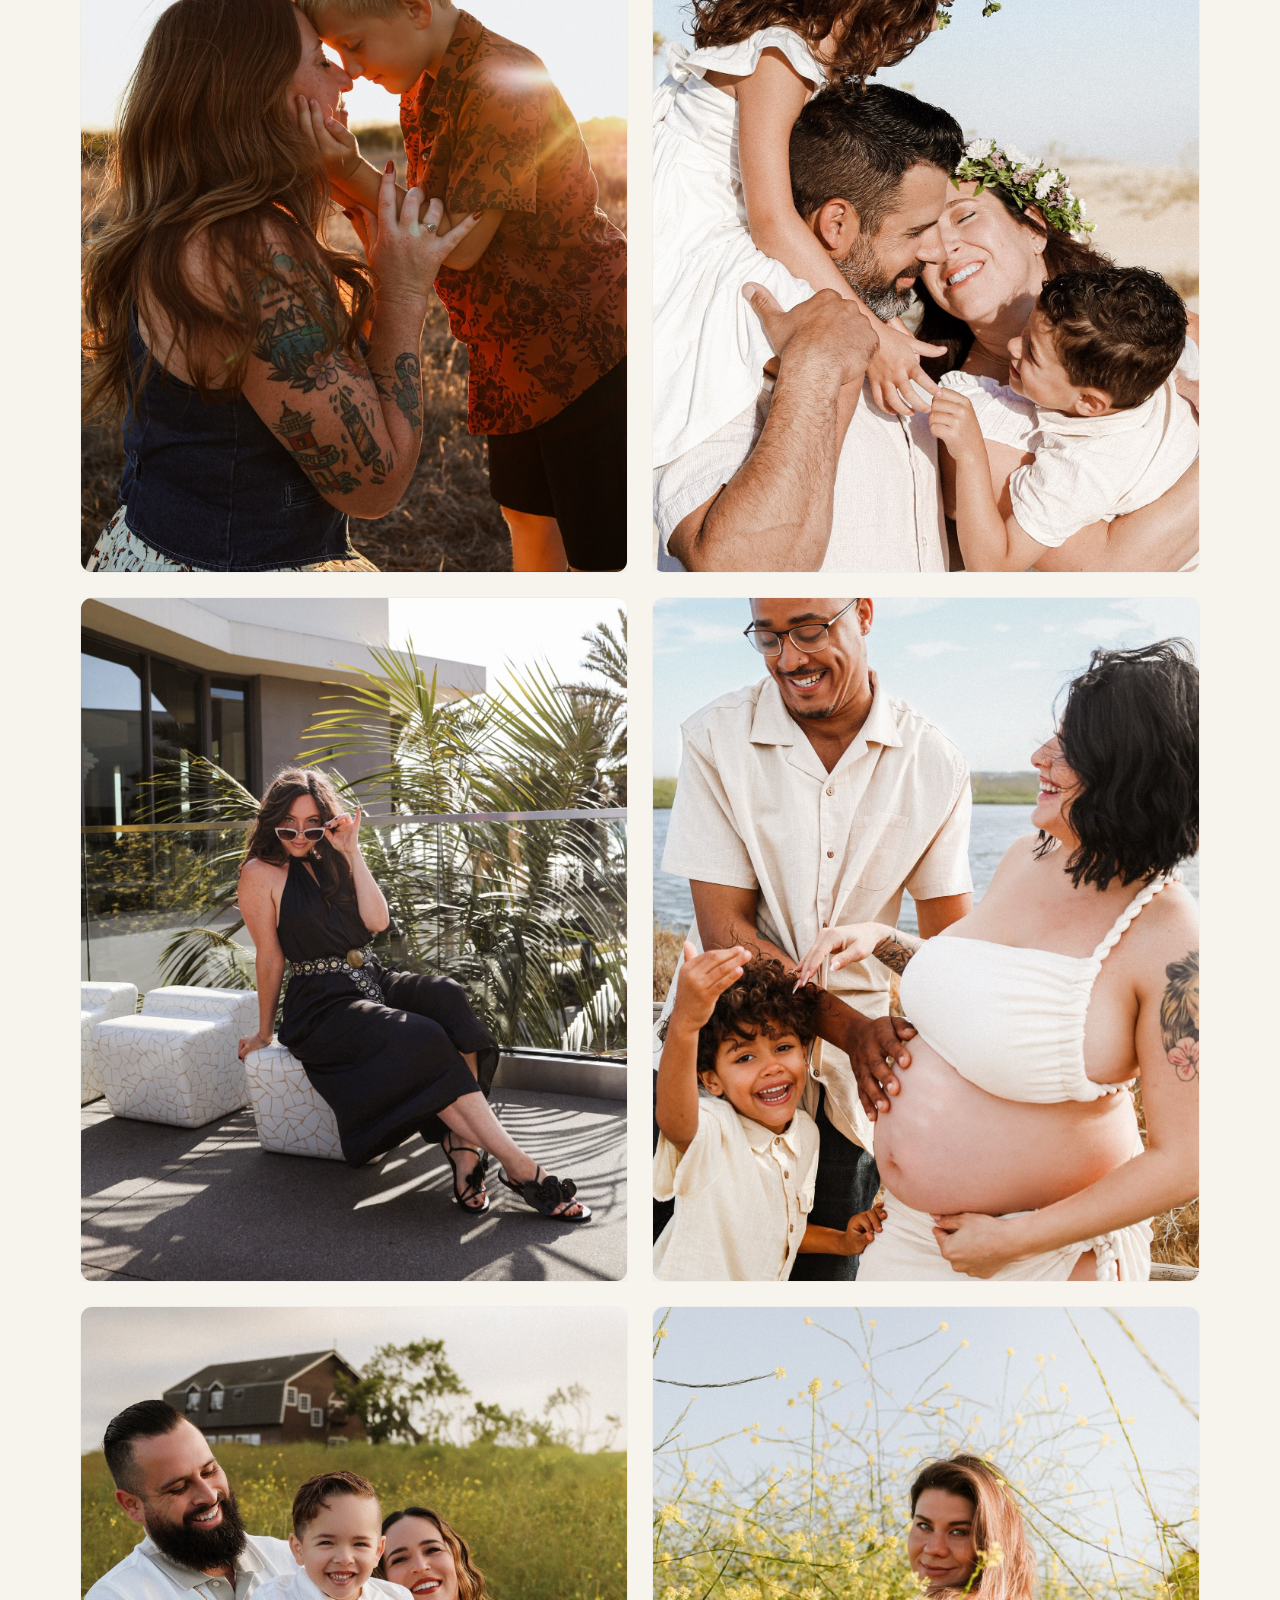
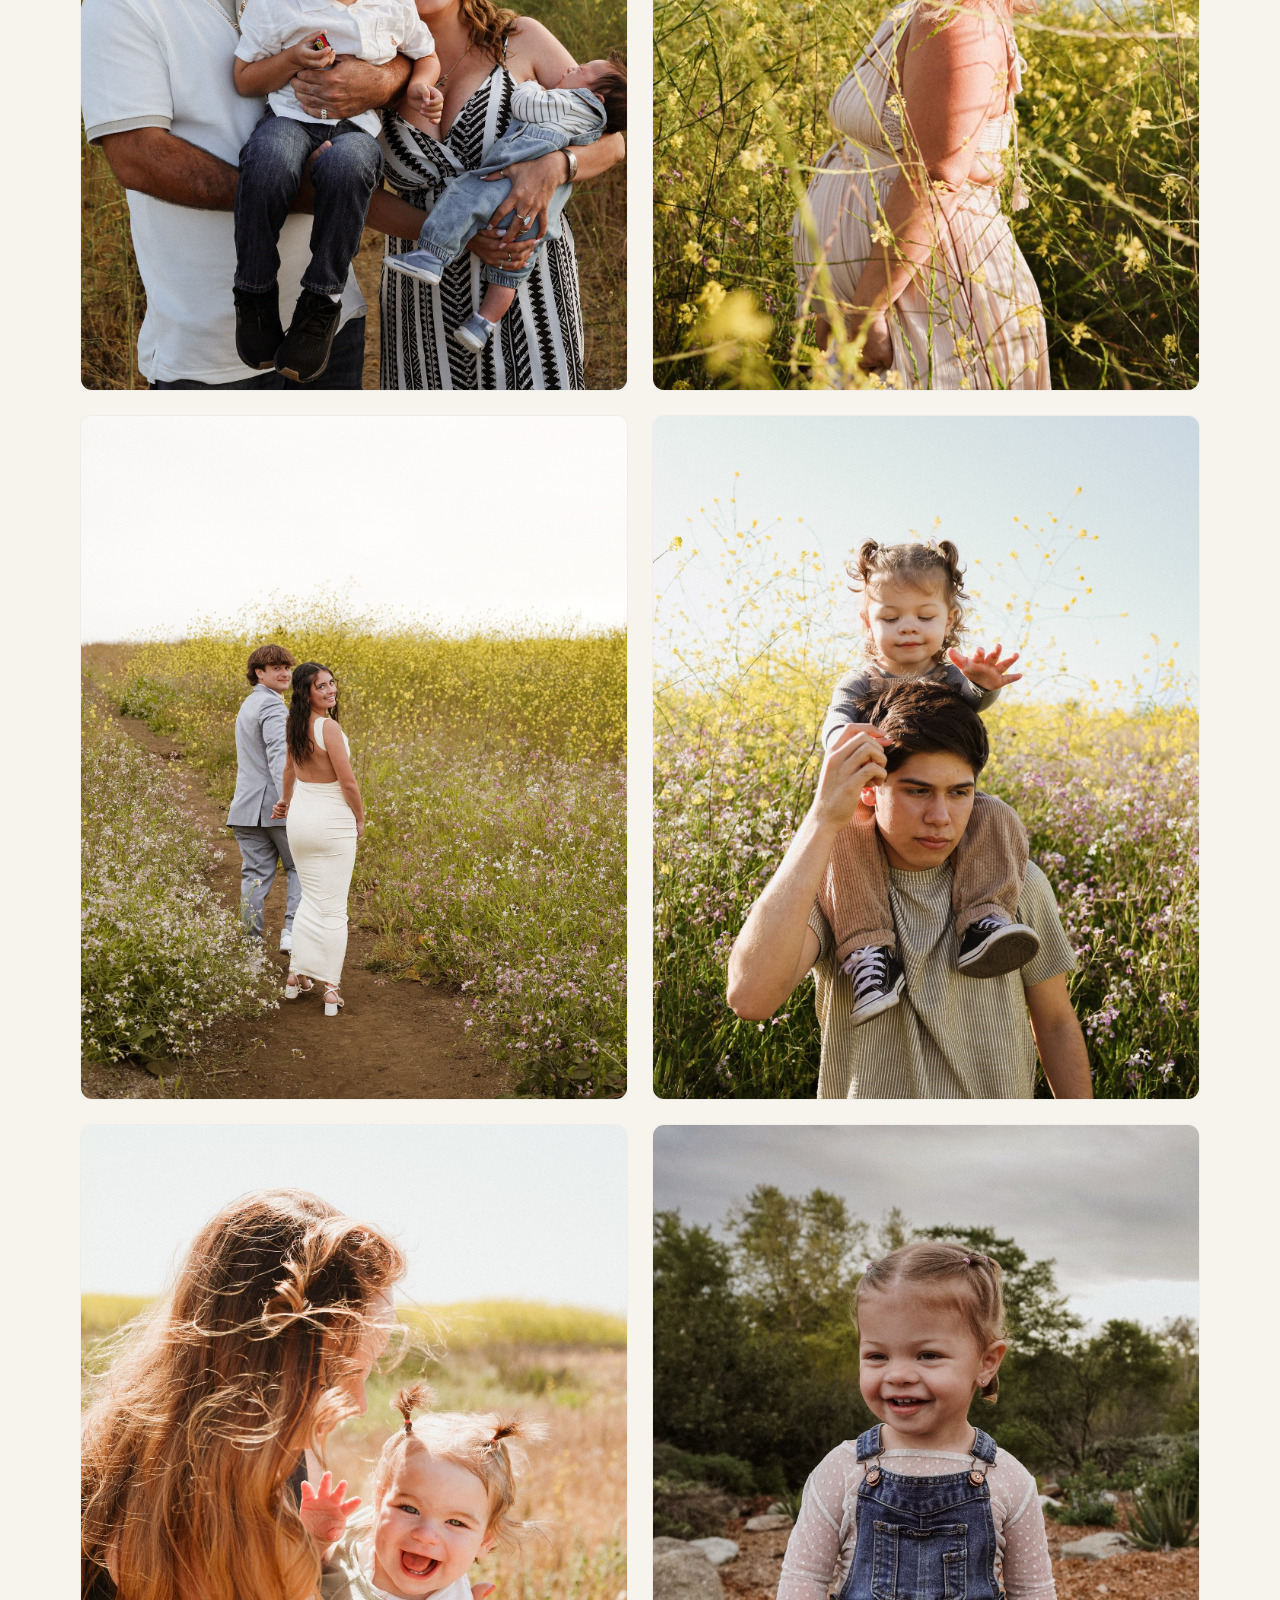
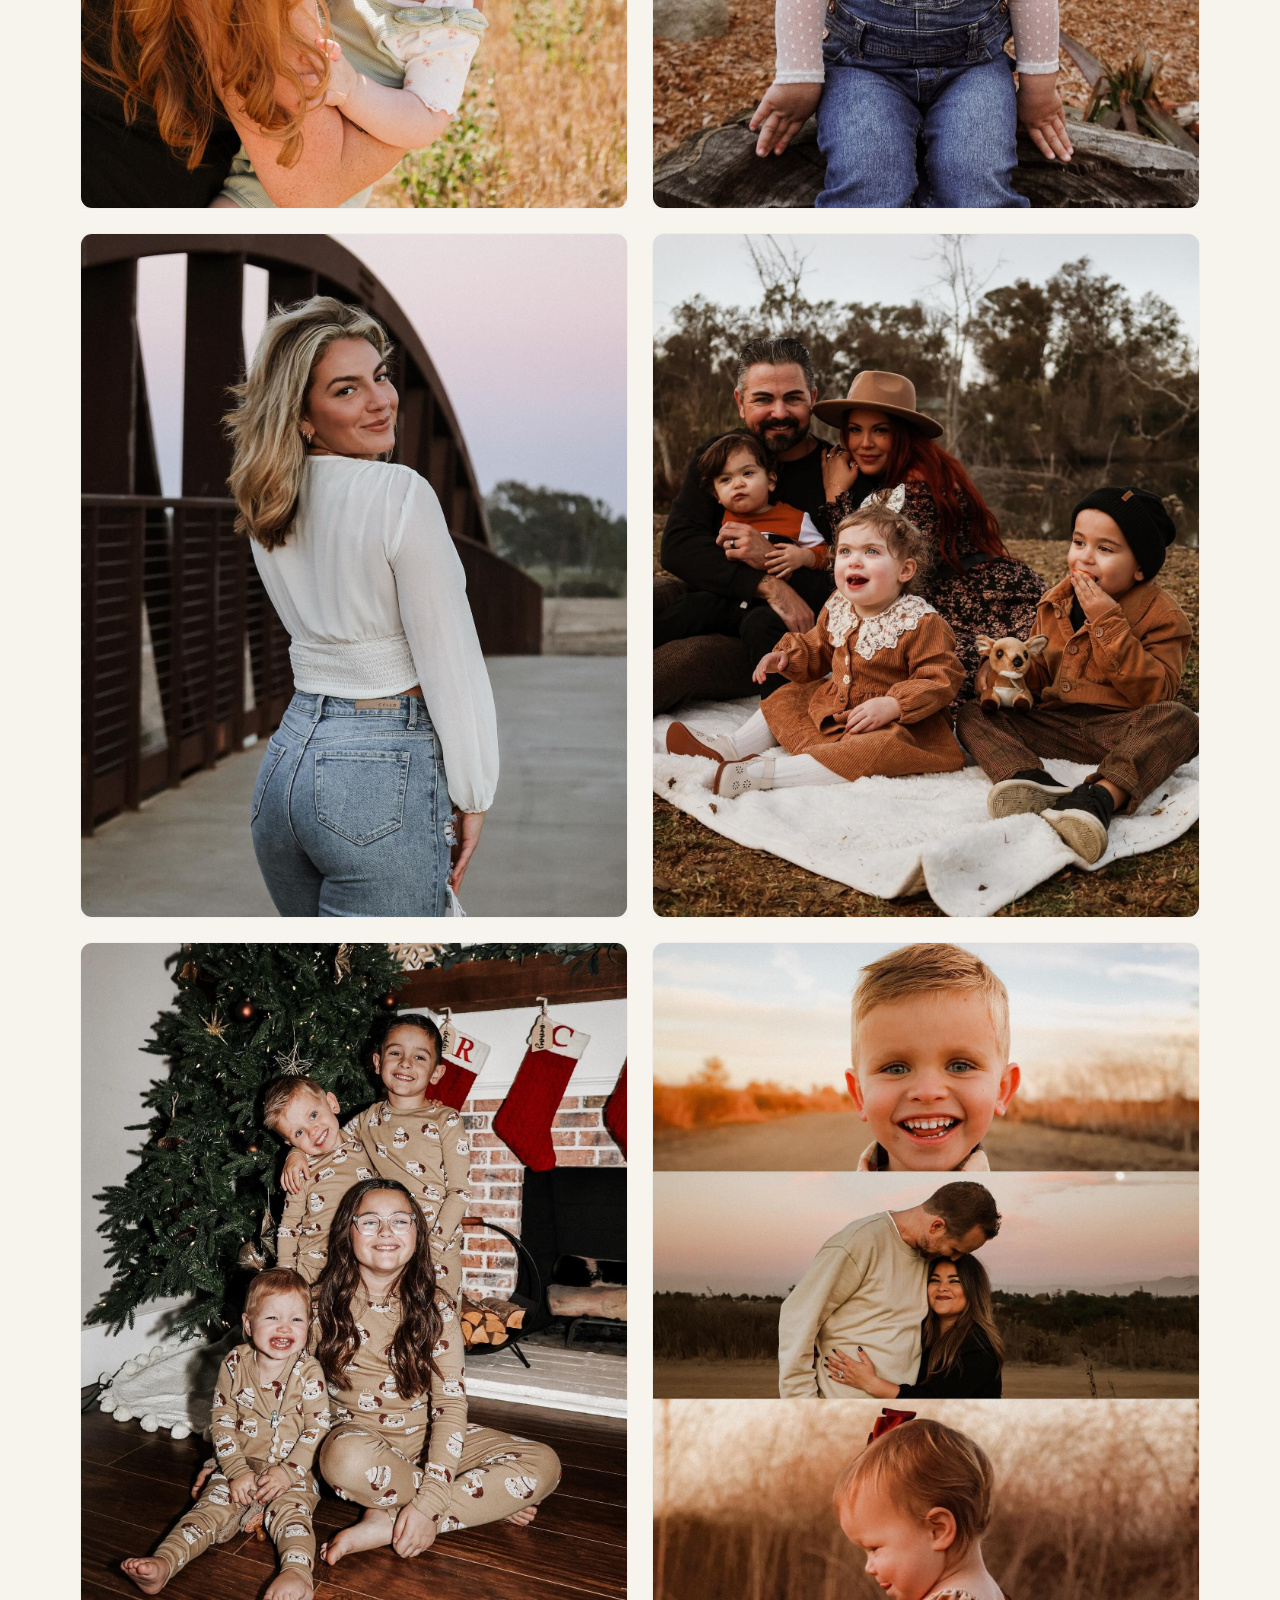
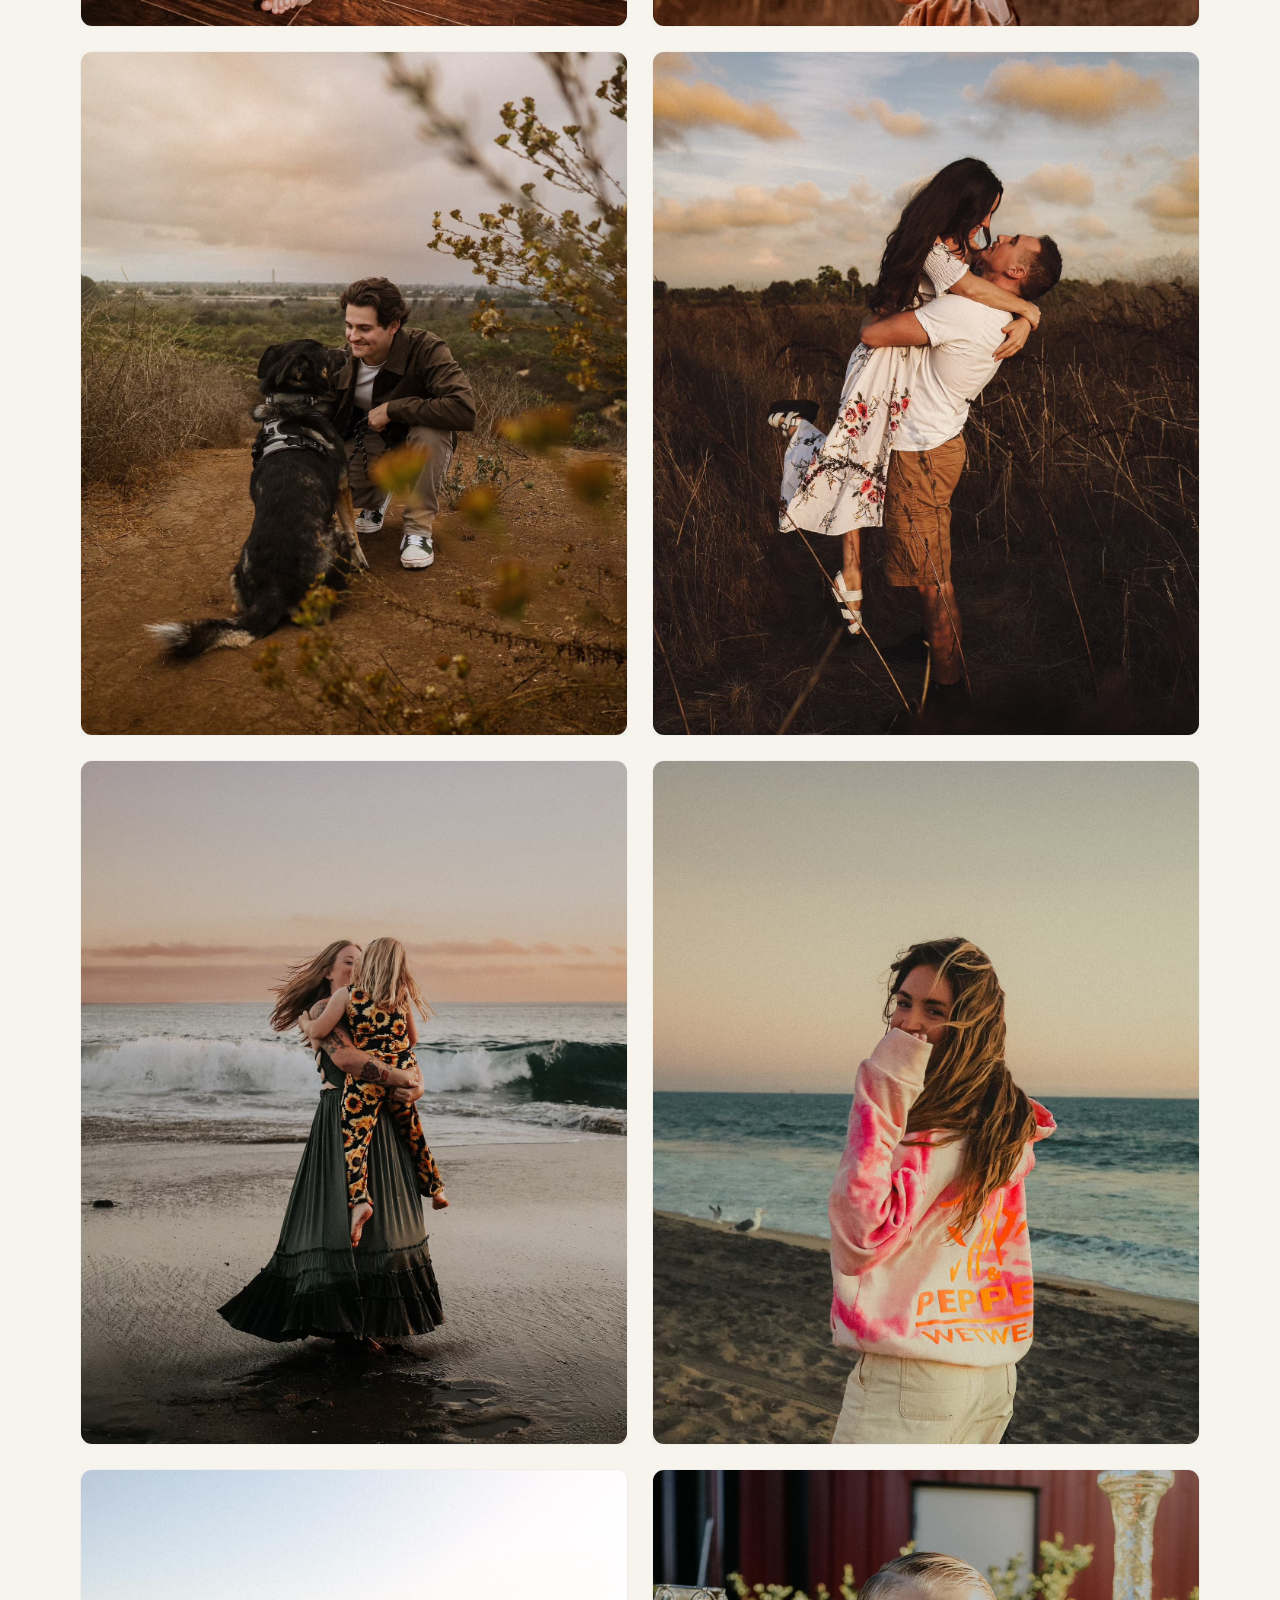
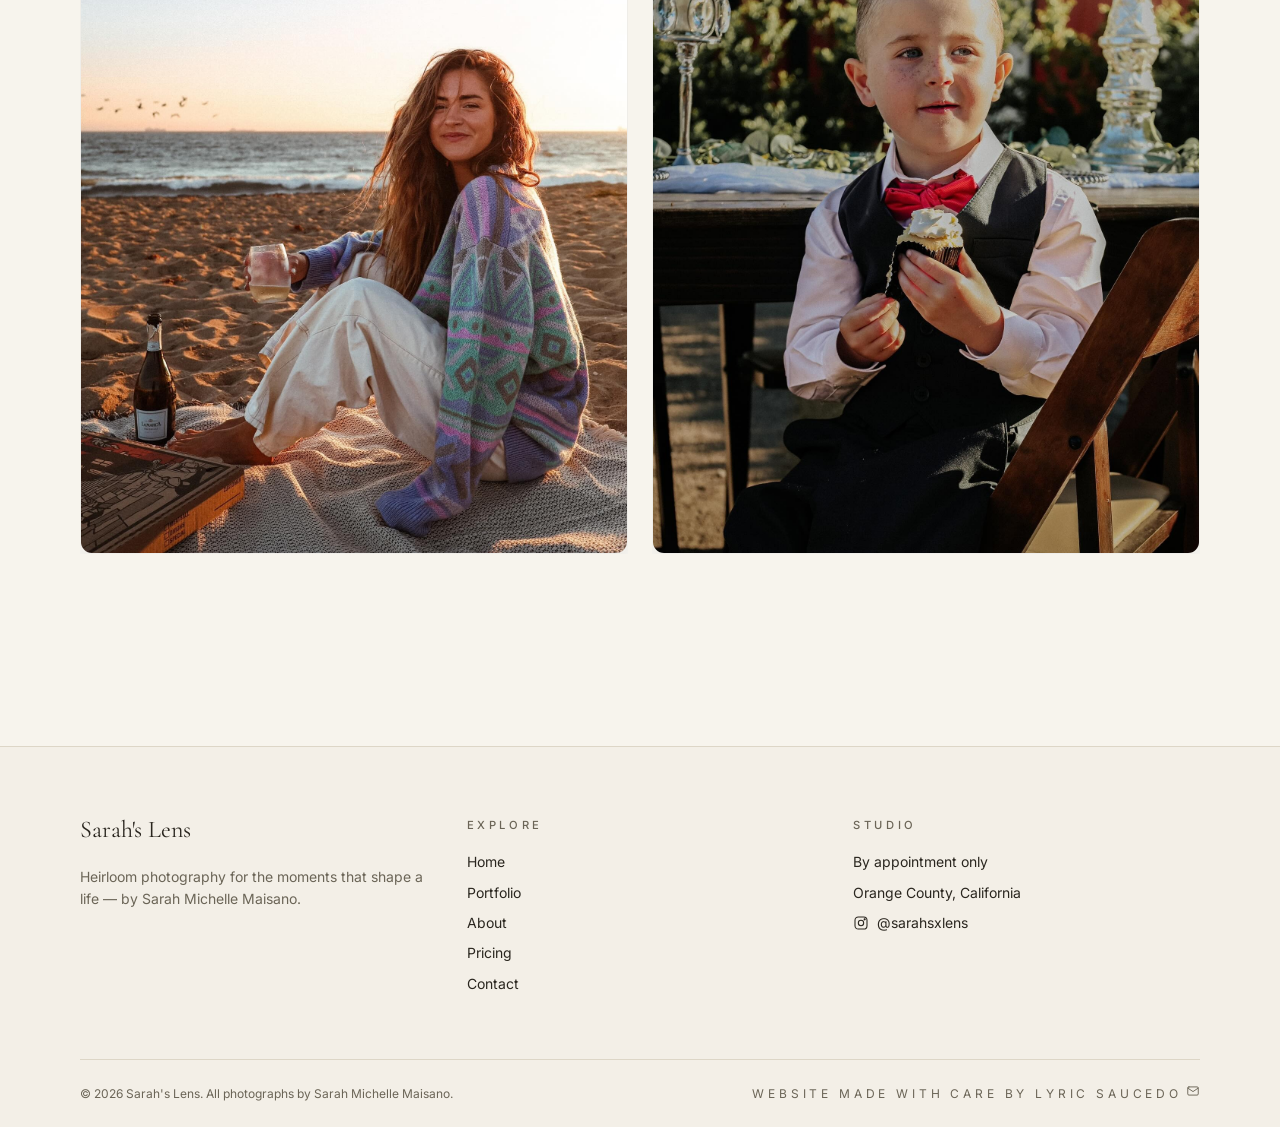
<file: portfolio.html>
<!DOCTYPE html>
<html lang="en">
<head>
  <meta charset="utf-8">
  <meta name="viewport" content="width=device-width, initial-scale=1">
  <title>Portfolio — Sarah's Lens</title>
  <meta name="description" content="A selection of weddings, families, portraits, maternity and newborn photography by Sarah Michelle Maisano.">
  <meta name="author" content="Sarah Michelle Maisano">
  <meta property="og:title" content="Portfolio — Sarah's Lens">
  <meta property="og:description" content="A selection of weddings, families, portraits, maternity and newborn photography by Sarah Michelle Maisano.">
  <meta property="og:type" content="website">
  <meta name="twitter:card" content="summary_large_image">
  <meta property="og:image" content="assets/Portfoliopics/imgi_10_610880900_17979300410953386_1680396384912513976_n.jpg"><meta name="twitter:image" content="assets/Portfoliopics/imgi_10_610880900_17979300410953386_1680396384912513976_n.jpg">
  <link rel="preconnect" href="https://fonts.googleapis.com">
  <link rel="preconnect" href="https://fonts.gstatic.com" crossorigin>
  <link rel="stylesheet" href="https://fonts.googleapis.com/css2?family=Cormorant+Garamond:ital,wght@0,400;0,500;0,600;1,400&family=Inter:wght@300;400;500;600&display=swap">
  <link rel="stylesheet" href="css/styles.css">
  <link rel="icon" href="data:image/svg+xml,<svg xmlns=%22http://www.w3.org/2000/svg%22 viewBox=%220 0 100 100%22><text y=%22.9em%22 font-size=%2290%22>📸</text></svg>">
</head>
<body>
<header class="site-header">
  <div class="container inner">
    <a href="index.html" class="brand">
      <span class="name">Sarah's Lens</span>
      <span class="eyebrow sub">Photography by Sarah Maisano</span>
    </a>
    <nav class="nav-desktop" data-nav>
      <a href="index.html">Home</a>
      <a href="portfolio.html">Portfolio</a>
      <a href="about.html">About</a>
      <a href="services.html">Pricing</a>
      <a href="contact.html">Contact</a>
    </nav>
    <button class="nav-toggle" data-nav-toggle aria-label="Toggle menu" aria-expanded="false">
      <svg class="icon-menu" width="20" height="20" viewBox="0 0 24 24" fill="none" stroke="currentColor" stroke-width="1.6" stroke-linecap="round"><path d="M4 7h16M4 12h16M4 17h16"/></svg><svg class="icon-close" style="display:none" width="20" height="20" viewBox="0 0 24 24" fill="none" stroke="currentColor" stroke-width="1.6" stroke-linecap="round"><path d="M6 6l12 12M18 6l-6.001 6L6 18"/></svg>
    </button>
  </div>
  <nav class="nav-mobile" data-nav-mobile>
    <a href="index.html">Home</a>
      <a href="portfolio.html">Portfolio</a>
      <a href="about.html">About</a>
      <a href="services.html">Pricing</a>
      <a href="contact.html">Contact</a>
  </nav>
</header>
<main>

<section class="page-head container">
  <p class="eyebrow"><span class="hairline"></span>The portfolio</p>
  <h1>A few stories, told slowly.</h1>
  <p class="lead">A curated selection of recent work — weddings, families, portraits, and the quiet chapters in between.</p>
</section>

<section class="container" style="padding-bottom:6rem">
  <div class="portfolio-grid">
    
      <figure class="portfolio-card pg-6">
        <img loading="lazy" src="assets/Portfoliopics/imgi_6_669879928_17990957210953386_1913395774721352492_n.jpg" alt="Photography" width="1080" height="1346">
      </figure>
      <figure class="portfolio-card pg-6">
        <img loading="lazy" src="assets/Portfoliopics/imgi_7_652015873_17986988861953386_163740361766020095_n.jpg" alt="Photography" width="1080" height="1346">
      </figure>
      <figure class="portfolio-card pg-6">
        <img loading="lazy" src="assets/Portfoliopics/imgi_8_621498689_17981586572953386_3257403339294569106_n.jpg" alt="Photography" width="1080" height="1346">
      </figure>
      <figure class="portfolio-card pg-6">
        <img loading="lazy" src="assets/Portfoliopics/imgi_9_621114381_18557988517040952_271242137597307486_n.jpg" alt="Photography" width="1080" height="1346">
      </figure>
      <figure class="portfolio-card pg-6">
        <img loading="lazy" src="assets/Portfoliopics/imgi_10_610880900_17979300410953386_1680396384912513976_n.jpg" alt="Photography" width="1080" height="1346">
      </figure>
      <figure class="portfolio-card pg-6">
        <img loading="lazy" src="assets/Portfoliopics/imgi_11_590411081_17978962904953386_8413933051129318417_n.jpg" alt="Photography" width="1080" height="1346">
      </figure>
      <figure class="portfolio-card pg-6">
        <img loading="lazy" src="assets/Portfoliopics/imgi_12_587804950_17977281929953386_5601778169363350403_n.jpg" alt="Photography" width="1080" height="1346">
      </figure>
      <figure class="portfolio-card pg-6">
        <img loading="lazy" src="assets/Portfoliopics/imgi_13_599118221_17977178729953386_6054539085253142539_n.jpg" alt="Photography" width="1080" height="1346">
      </figure>
      <figure class="portfolio-card pg-6">
        <img loading="lazy" src="assets/Portfoliopics/imgi_14_598643316_17976732224953386_4786313533869619160_n.jpg" alt="Photography" width="1080" height="1346">
      </figure>
      <figure class="portfolio-card pg-6">
        <img loading="lazy" src="assets/Portfoliopics/imgi_15_582828493_17974050737953386_5858963616038145806_n.jpg" alt="Photography" width="1080" height="1346">
      </figure>
            <figure class="portfolio-card pg-6">
        <img loading="lazy" src="assets/Portfoliopics/imgi_17_572135627_17972330993953386_8668647474862433133_n.jpg" alt="Photography" width="1080" height="1346">
      </figure>
      <figure class="portfolio-card pg-6">
        <img loading="lazy" src="assets/Portfoliopics/imgi_18_568632029_17971530725953386_672043563609396832_n.jpg" alt="Photography" width="1080" height="1346">
      </figure>
      <figure class="portfolio-card pg-6">
        <img loading="lazy" src="assets/Portfoliopics/imgi_19_568057084_17971435469953386_5982096199246754668_n.jpg" alt="Photography" width="1080" height="1346">
      </figure>
      <figure class="portfolio-card pg-6">
        <img loading="lazy" src="assets/Portfoliopics/imgi_20_530299175_17963511353953386_1965130226123055540_n.jpg" alt="Photography" width="1080" height="1346">
      </figure>
      <figure class="portfolio-card pg-6">
        <img loading="lazy" src="assets/Portfoliopics/imgi_21_503990969_17956308800953386_1054447358836954452_n.jpg" alt="Photography" width="1080" height="1346">
      </figure>
      <figure class="portfolio-card pg-6">
        <img loading="lazy" src="assets/Portfoliopics/imgi_22_503309150_17955824429953386_7102449299178248824_n.jpg" alt="Photography" width="1080" height="1346">
      </figure>
      <figure class="portfolio-card pg-6">
        <img loading="lazy" src="assets/Portfoliopics/imgi_23_500467876_17954717732953386_837939207731161990_n.jpg" alt="Photography" width="1080" height="1346">
      </figure>
      <figure class="portfolio-card pg-6">
        <img loading="lazy" src="assets/Portfoliopics/imgi_24_500302535_17954275454953386_254713740219940661_n.jpg" alt="Photography" width="1080" height="1346">
      </figure>
      <figure class="portfolio-card pg-6">
        <img loading="lazy" src="assets/Portfoliopics/imgi_25_498638069_17953830329953386_4178827378119692885_n.jpg" alt="Photography" width="1080" height="1346">
      </figure>
      <figure class="portfolio-card pg-6">
        <img loading="lazy" src="assets/Portfoliopics/imgi_26_498015082_17953598504953386_1394604057632383487_n.jpg" alt="Photography" width="1080" height="1346">
      </figure>
      <figure class="portfolio-card pg-6">
        <img loading="lazy" src="assets/Portfoliopics/imgi_27_496701337_17953059278953386_5501552699463777427_n.jpg" alt="Photography" width="1080" height="1346">
      </figure>
      <figure class="portfolio-card pg-6">
        <img loading="lazy" src="assets/Portfoliopics/imgi_28_489355275_17949384956953386_4666099159832544960_n.jpg" alt="Photography" width="1080" height="1346">
      </figure>
      <figure class="portfolio-card pg-6">
        <img loading="lazy" src="assets/Portfoliopics/imgi_29_654380938_18077091203125507_1028861037463994103_n.jpg" alt="Photography" width="1080" height="1346">
      </figure>
      <figure class="portfolio-card pg-6">
        <img loading="lazy" src="assets/Portfoliopics/imgi_30_651541696_17964240744042871_4341944341497287210_n.jpg" alt="Photography" width="1080" height="1346">
      </figure>
      <figure class="portfolio-card pg-6">
        <img loading="lazy" src="assets/Portfoliopics/imgi_31_662764315_18037202456589606_3015616676730809022_n.jpg" alt="Photography" width="1080" height="1346">
      </figure>
      <figure class="portfolio-card pg-6">
        <img loading="lazy" src="assets/Portfoliopics/imgi_32_656295018_17983696664972101_4147248654015188588_n.jpg" alt="Photography" width="1080" height="1346">
      </figure>
      <figure class="portfolio-card pg-6">
        <img loading="lazy" src="assets/Portfoliopics/imgi_33_657382987_18064587164360792_4190601388375406586_n.jpg" alt="Photography" width="1080" height="1346">
      </figure>
      <figure class="portfolio-card pg-6">
        <img loading="lazy" src="assets/Portfoliopics/imgi_34_651764346_18000887825885022_7789376010292133900_n.jpg" alt="Photography" width="1080" height="1346">
      </figure>
      <figure class="portfolio-card pg-6">
        <img loading="lazy" src="assets/Portfoliopics/imgi_35_651787067_17964764895019202_3666570984845949950_n.jpg" alt="Photography" width="1080" height="1346">
      </figure>
      <figure class="portfolio-card pg-6">
        <img loading="lazy" src="assets/Portfoliopics/imgi_36_654646931_18195227188342733_2731310702747037674_n.jpg" alt="Photography" width="1080" height="1346">
      </figure>
      <figure class="portfolio-card pg-6">
        <img loading="lazy" src="assets/Portfoliopics/imgi_37_461556416_17925833885953386_883844767576977200_n.jpg" alt="Photography" width="1080" height="1346">
      </figure>
      <figure class="portfolio-card pg-6">
        <img loading="lazy" src="assets/Portfoliopics/imgi_38_460652636_17925253238953386_1720801886070829397_n.jpg" alt="Photography" width="1080" height="1346">
      </figure>
  </div>
</section>
</main>
<footer class="site-footer">
  <div class="container">
    <div class="footer-grid">
      <div>
        <div class="name">Sarah's Lens</div>
        <p class="tag">Heirloom photography for the moments that shape a life — by Sarah Michelle Maisano.</p>
      </div>
      <div>
        <div class="eyebrow col-title">Explore</div>
        <ul>
        <li><a href="index.html">Home</a></li>
        <li><a href="portfolio.html">Portfolio</a></li>
        <li><a href="about.html">About</a></li>
        <li><a href="services.html">Pricing</a></li>
        <li><a href="contact.html">Contact</a></li>
        </ul>
      </div>
      <div>
        <div class="eyebrow col-title">Studio</div>
        <ul>
          <li>By appointment only</li>
          <li>Orange County, California</li>
          <li><a class="icon-row" href="https://www.instagram.com/sarahsxlens/" target="_blank" rel="noopener"><svg class="ico" viewBox="0 0 24 24" fill="none" stroke="currentColor" stroke-width="1.6" stroke-linecap="round" stroke-linejoin="round"><rect x="3" y="3" width="18" height="18" rx="5"/><circle cx="12" cy="12" r="4"/><circle cx="17.5" cy="6.5" r="0.8" fill="currentColor"/></svg><span>@sarahsxlens</span></a></li>
        </ul>
      </div>
    </div>
    <div class="legal">
      <div>© <span data-year></span> Sarah's Lens. All photographs by Sarah Michelle Maisano.</div>
      <div class="small">Website made with care by <a href="mailto:lyricsaucedo.dev@gmail.com" style="display: inline-flex; align-items: baseline; gap: 0.25rem;">Lyric Saucedo<svg class="ico" viewBox="0 0 24 24" fill="none" stroke="currentColor" stroke-width="1.6" stroke-linecap="round" stroke-linejoin="round" style="width: 0.875rem; height: 0.875rem; margin-bottom: 0.125rem;"><rect x="3" y="5" width="18" height="14" rx="2"/><path d="m3 7 9 6 9-6"/></svg></a></div>
    </div>
  </div>
</footer>
<script src="js/main.js"></script>
</body>
</html>
</file>
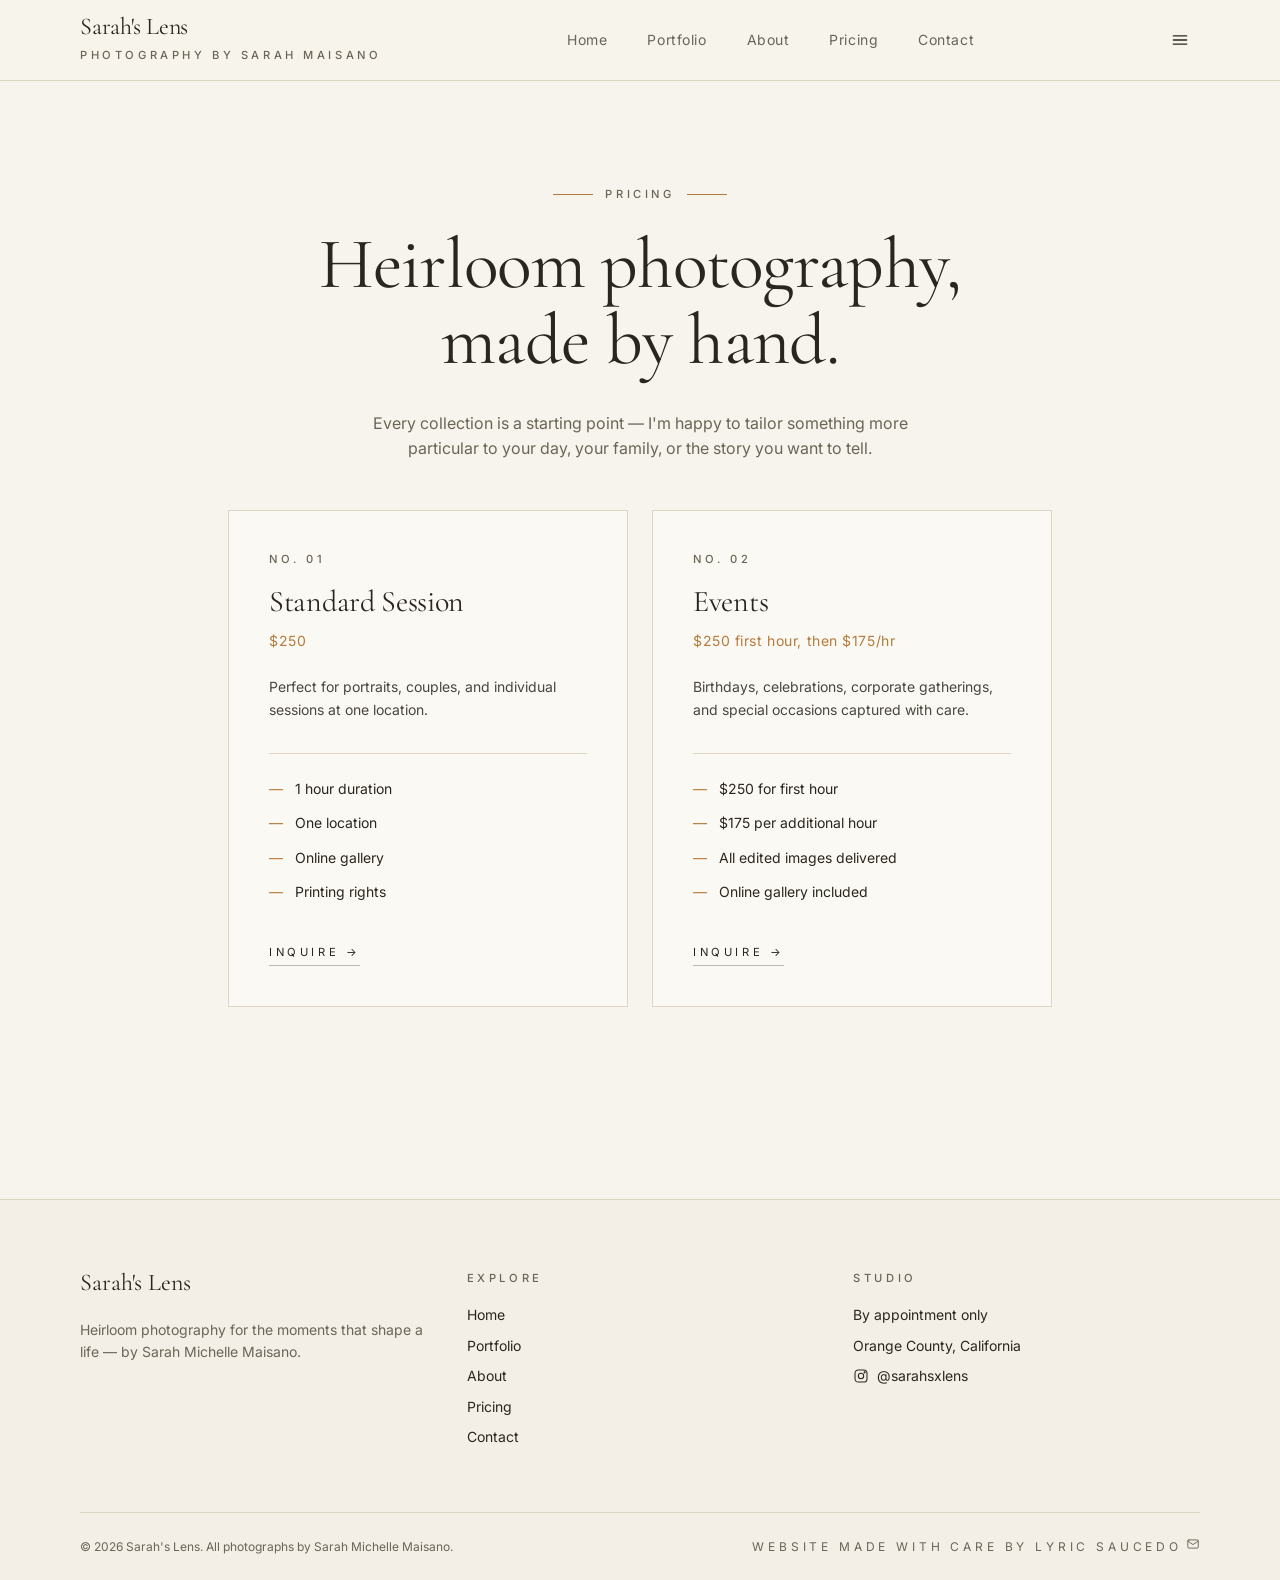
<file: services.html>
<!DOCTYPE html>
<html lang="en">
<head>
  <meta charset="utf-8">
  <meta name="viewport" content="width=device-width, initial-scale=1">
  <title>Pricing — Sarah's Lens</title>
  <meta name="description" content="Pricing guides for weddings, families, portraits and editorial photography by Sarah Michelle Maisano.">
  <meta name="author" content="Sarah Michelle Maisano">
  <meta property="og:title" content="Pricing — Sarah's Lens">
  <meta property="og:description" content="Pricing guides for weddings, families, portraits and editorial photography by Sarah Michelle Maisano.">
  <meta property="og:type" content="website">
  <meta name="twitter:card" content="summary_large_image">
  
  <link rel="preconnect" href="https://fonts.googleapis.com">
  <link rel="preconnect" href="https://fonts.gstatic.com" crossorigin>
  <link rel="stylesheet" href="https://fonts.googleapis.com/css2?family=Cormorant+Garamond:ital,wght@0,400;0,500;0,600;1,400&family=Inter:wght@300;400;500;600&display=swap">
  <link rel="stylesheet" href="css/styles.css">
  <link rel="icon" href="data:image/svg+xml,<svg xmlns=%22http://www.w3.org/2000/svg%22 viewBox=%220 0 100 100%22><text y=%22.9em%22 font-size=%2290%22>📸</text></svg>">
</head>
<body>
<header class="site-header">
  <div class="container inner">
    <a href="index.html" class="brand">
      <span class="name">Sarah's Lens</span>
      <span class="eyebrow sub">Photography by Sarah Maisano</span>
    </a>
    <nav class="nav-desktop" data-nav>
      <a href="index.html">Home</a>
      <a href="portfolio.html">Portfolio</a>
      <a href="about.html">About</a>
      <a href="services.html">Pricing</a>
      <a href="contact.html">Contact</a>
    </nav>
    <button class="nav-toggle" data-nav-toggle aria-label="Toggle menu" aria-expanded="false">
      <svg class="icon-menu" width="20" height="20" viewBox="0 0 24 24" fill="none" stroke="currentColor" stroke-width="1.6" stroke-linecap="round"><path d="M4 7h16M4 12h16M4 17h16"/></svg><svg class="icon-close" style="display:none" width="20" height="20" viewBox="0 0 24 24" fill="none" stroke="currentColor" stroke-width="1.6" stroke-linecap="round"><path d="M6 6l12 12M18 6l-6.001 6L6 18"/></svg>
    </button>
  </div>
  <nav class="nav-mobile" data-nav-mobile>
    <a href="index.html">Home</a>
      <a href="portfolio.html">Portfolio</a>
      <a href="about.html">About</a>
      <a href="services.html">Pricing</a>
      <a href="contact.html">Contact</a>
  </nav>
</header>
<main>

<section class="page-head container" style="text-align:center; max-width: 64rem; margin: 0 auto;">
  <p class="eyebrow"><span class="hairline"></span>Pricing<span class="hairline right"></span></p>
  <h1 style="margin-left:auto; margin-right:auto;">Heirloom photography, made by hand.</h1>
  <p class="lead" style="margin-left:auto; margin-right:auto;">Every collection is a starting point — I'm happy to tailor something more particular to your day, your family, or the story you want to tell.</p>
</section>

<section class="container" style="padding-bottom:6rem">
  <div class="collections" style="justify-content: center;">
    <article class="collection">
      <p class="eyebrow">No. 01</p>
      <h2>Standard Session</h2>
      <p class="price">$250</p>
      <p class="blurb">Perfect for portraits, couples, and individual sessions at one location.</p>
      <ul><li>1 hour duration</li><li>One location</li><li>Online gallery</li><li>Printing rights</li></ul>
      <a class="cta" href="contact.html">Inquire →</a>
    </article>
    <article class="collection">
      <p class="eyebrow">No. 02</p>
      <h2>Events</h2>
      <p class="price">$250 first hour, then $175/hr</p>
      <p class="blurb">Birthdays, celebrations, corporate gatherings, and special occasions captured with care.</p>
      <ul><li>$250 for first hour</li><li>$175 per additional hour</li><li>All edited images delivered</li><li>Online gallery included</li></ul>
      <a class="cta" href="contact.html">Inquire →</a>
    </article>
  </div>
</section>

</main>
<footer class="site-footer">
  <div class="container">
    <div class="footer-grid">
      <div>
        <div class="name">Sarah's Lens</div>
        <p class="tag">Heirloom photography for the moments that shape a life — by Sarah Michelle Maisano.</p>
      </div>
      <div>
        <div class="eyebrow col-title">Explore</div>
        <ul>
        <li><a href="index.html">Home</a></li>
        <li><a href="portfolio.html">Portfolio</a></li>
        <li><a href="about.html">About</a></li>
        <li><a href="services.html">Pricing</a></li>
        <li><a href="contact.html">Contact</a></li>
        </ul>
      </div>
      <div>
        <div class="eyebrow col-title">Studio</div>
        <ul>
          <li>By appointment only</li>
          <li>Orange County, California</li>
          <li><a class="icon-row" href="https://www.instagram.com/sarahsxlens/" target="_blank" rel="noopener"><svg class="ico" viewBox="0 0 24 24" fill="none" stroke="currentColor" stroke-width="1.6" stroke-linecap="round" stroke-linejoin="round"><rect x="3" y="3" width="18" height="18" rx="5"/><circle cx="12" cy="12" r="4"/><circle cx="17.5" cy="6.5" r="0.8" fill="currentColor"/></svg><span>@sarahsxlens</span></a></li>
        </ul>
      </div>
    </div>
    <div class="legal">
      <div>© <span data-year></span> Sarah's Lens. All photographs by Sarah Michelle Maisano.</div>
      <div class="small">Website made with care by <a href="mailto:lyricsaucedo.dev@gmail.com" style="display: inline-flex; align-items: baseline; gap: 0.25rem;">Lyric Saucedo<svg class="ico" viewBox="0 0 24 24" fill="none" stroke="currentColor" stroke-width="1.6" stroke-linecap="round" stroke-linejoin="round" style="width: 0.875rem; height: 0.875rem; margin-bottom: 0.125rem;"><rect x="3" y="5" width="18" height="14" rx="2"/><path d="m3 7 9 6 9-6"/></svg></a></div>
    </div>
  </div>
</footer>
<script src="js/main.js"></script>
</body>
</html>
</file>
<file: css/styles.css>
/* ============================================
   Sarah's Lens — Editorial photography stylesheet
   ============================================ */
:root {
  --background: #f7f4ed;
  --foreground: #2a261f;
  --muted: #ece7dc;
  --muted-foreground: #6b6557;
  --border: #ddd6c7;
  --card: #fbf9f3;
  --accent: #b67a3d;
  --accent-foreground: #ffffff;
  --primary: #2a261f;
  --primary-foreground: #f7f4ed;
  --font-serif: "Cormorant Garamond", Georgia, serif;
  --font-sans: "Inter", system-ui, -apple-system, sans-serif;
  --tracking-wider: 0.32em;
  --max-w: 1200px;
}

* { box-sizing: border-box; margin: 0; padding: 0; }
html { scroll-behavior: smooth; -webkit-text-size-adjust: 100%; }
body {
  font-family: var(--font-sans);
  background: var(--background);
  color: var(--foreground);
  line-height: 1.6;
  font-weight: 400;
  -webkit-font-smoothing: antialiased;
}
img { max-width: 100%; display: block; }

/* Photo hover expansion effect */
.testimonial-photo {
  cursor: pointer;
  transition: transform 0.3s ease, box-shadow 0.3s ease;
}

.testimonial-photo:hover {
  transform: scale(1.1);
  box-shadow: 0 10px 30px rgba(0,0,0,0.3);
}

.page-blur-overlay {
  position: fixed;
  top: 0;
  left: 0;
  width: 100%;
  height: 100%;
  background: rgba(0,0,0,0.8);
  backdrop-filter: blur(10px);
  z-index: 1000;
  display: none;
  justify-content: center;
  align-items: center;
  cursor: pointer;
}

.expanded-photo {
  max-width: 90vw;
  max-height: 90vh;
  object-fit: contain;
  border-radius: 8px;
  box-shadow: 0 20px 60px rgba(0,0,0,0.5);
}
a { color: inherit; text-decoration: none; transition: color .25s ease; }
a:hover { color: var(--accent); }
button { font: inherit; cursor: pointer; border: 0; background: none; color: inherit; }

h1, h2, h3, h4 { font-family: var(--font-serif); font-weight: 400; letter-spacing: -0.01em; line-height: 1.1; }
em { color: var(--accent); font-style: italic; }

.container { max-width: var(--max-w); margin: 0 auto; padding: 0 1.5rem; }
@media (min-width: 1024px) { .container { padding: 0 2.5rem; } }

.eyebrow {
  text-transform: uppercase;
  letter-spacing: var(--tracking-wider);
  font-size: 0.7rem;
  font-weight: 500;
  color: var(--muted-foreground);
  display: inline-flex;
  align-items: center;
}
.hairline {
  display: inline-block;
  width: 2.5rem;
  height: 1px;
  background: var(--accent);
  margin-right: 0.75rem;
  vertical-align: middle;
}
.hairline.right { margin-right: 0; margin-left: 0.75rem; }

/* Buttons */
.btn {
  display: inline-flex;
  align-items: center;
  justify-content: center;
  padding: 1rem 1.75rem;
  font-size: 0.7rem;
  text-transform: uppercase;
  letter-spacing: var(--tracking-wider);
  border: 1px solid transparent;
  transition: background-color .25s ease, color .25s ease, border-color .25s ease;
}
.btn-primary { background: var(--foreground); color: var(--background); }
.btn-primary:hover { background: var(--accent); color: #fff; }
.btn-outline { border-color: rgba(42, 38, 31, 0.3); color: var(--foreground); }
.btn-outline:hover { border-color: var(--foreground); color: var(--foreground); }

/* Header */
.site-header {
  position: sticky; top: 0; z-index: 40;
  background: rgba(247, 244, 237, 0.85);
  backdrop-filter: saturate(180%) blur(12px);
  -webkit-backdrop-filter: saturate(180%) blur(12px);
  border-bottom: 1px solid var(--border);
}
.site-header .inner {
  display: flex; align-items: center; justify-content: space-between;
  height: 5rem;
}
.brand .name { font-family: var(--font-serif); font-size: 1.5rem; line-height: 1; letter-spacing: -0.01em; }
.brand .sub { display: block; margin-top: 0.35rem; }
.nav-desktop { display: none; gap: 2.5rem; align-items: center; }
.nav-desktop a {
  font-size: 0.875rem; letter-spacing: 0.04em;
  color: rgba(42, 38, 31, 0.7);
}
.nav-desktop a:hover, .nav-desktop a.active { color: var(--foreground); }
@media (min-width: 768px) { .nav-desktop { display: flex; } .nav-toggle { display: none; } }

.nav-toggle {
  width: 2.5rem; height: 2.5rem; display: inline-flex; align-items: center; justify-content: center;
}
.nav-mobile {
  display: none;
  border-top: 1px solid var(--border);
  background: var(--background);
}
.nav-mobile.open { display: block; }
.nav-mobile a {
  display: block; padding: 0.85rem 1.5rem; font-size: 1rem;
  color: rgba(42, 38, 31, 0.85);
  border-bottom: 1px solid var(--border);
}
.nav-mobile a:last-child { border-bottom: 0; }

/* Hero */
.hero { padding: 3rem 0 5rem; }
.hero .grid {
  display: grid; gap: 2.5rem; align-items: center;
}
@media (min-width: 1024px) {
  .hero { padding: 5rem 0; }
  .hero .grid { grid-template-columns: 1fr 1fr; gap: 4rem; }
}
.hero h1 {
  font-size: clamp(3rem, 6vw, 5rem);
  margin-top: 1.5rem;
  line-height: 1.05;
}
.hero p.lead {
  margin-top: 2rem; max-width: 28rem;
  color: var(--muted-foreground); font-size: 1rem;
}
.hero .ctas { margin-top: 2.5rem; display: flex; gap: 1rem; flex-wrap: wrap; }
.hero-image-wrap { position: relative; }
.hero-image-wrap .img-frame {
  position: relative; aspect-ratio: 3 / 4; overflow: hidden;
  background: #f9f7f2;
  display: flex;
  align-items: center;
  justify-content: center;
}
.hero-image-wrap img { width: 100%; height: 100%; object-fit: contain; border-radius: 12px; box-shadow: 0 4px 20px rgba(0, 0, 0, 0.08); border: 1px solid rgba(0, 0, 0, 0.04); }
.hero-quote {
  display: none; position: absolute; bottom: -2rem; left: -2rem;
  background: var(--background); border: 1px solid var(--border);
  padding: 1.25rem; max-width: 15rem;
}
.hero-quote .q { font-family: var(--font-serif); font-style: italic; font-size: 1.1rem; line-height: 1.3; margin-top: 0.5rem; }
.hero-quote .a { font-size: 0.75rem; color: var(--muted-foreground); margin-top: 0.5rem; }
@media (min-width: 1024px) { .hero-quote { display: block; } }

/* Sections */
section.band { padding: 5rem 0; }
.band-muted { background: rgba(236, 231, 220, 0.5); border-top: 1px solid var(--border); border-bottom: 1px solid var(--border); }
.band-dark { background: var(--foreground); color: var(--background); }
.band-dark .eyebrow { color: rgba(247, 244, 237, 0.6); }

.section-head {
  display: flex; align-items: flex-end; justify-content: space-between;
  gap: 1.5rem; flex-wrap: wrap; margin-bottom: 3rem;
}
.section-head h2 { font-size: clamp(2.25rem, 4vw, 3rem); margin-top: 1rem; }
.link-arrow { font-size: 0.7rem; text-transform: uppercase; letter-spacing: var(--tracking-wider); border-bottom: 1px solid rgba(42,38,31,0.3); padding-bottom: 0.25rem; }
.link-arrow:hover { color: var(--accent); border-color: var(--accent); }

/* Featured grid (4 cols) */
.feat-grid {
  display: grid; gap: 1rem;
  grid-template-columns: 1fr;
}
@media (min-width: 640px) { .feat-grid { grid-template-columns: 1fr 1fr; } }
@media (min-width: 1024px) { .feat-grid { grid-template-columns: repeat(4, 1fr); gap: 1.5rem; } }

.feat-card { display: block; }
.feat-card .photo {
  position: relative; aspect-ratio: 4 / 5; overflow: hidden;
  background: #f9f7f2;
  display: flex;
  align-items: center;
  justify-content: center;
}
.feat-card .photo img {
  width: 100%; height: 100%; object-fit: contain;
  transition: transform .7s ease;
  border-radius: 12px;
  box-shadow: 0 4px 20px rgba(0, 0, 0, 0.08);
  border: 1px solid rgba(0, 0, 0, 0.04);
}
.feat-card:hover .photo img { transform: scale(1.04); }
.feat-card .meta {
  margin-top: 1rem; display: flex; justify-content: space-between; align-items: center;
  font-size: 0.75rem;
}
.feat-card .cat { text-transform: uppercase; letter-spacing: 0.25em; color: var(--muted-foreground); }
.feat-card .cap { font-family: var(--font-serif); font-style: italic; font-size: 0.95rem; }

/* Approach centered */
.center-text { text-align: center; max-width: 60rem; margin: 0 auto; padding: 7rem 1.5rem; }
.center-text h2 { font-size: clamp(2.25rem, 5vw, 3.75rem); margin-top: 1.5rem; line-height: 1.1; }
.center-text p { margin-top: 2rem; font-size: 1.125rem; color: var(--muted-foreground); max-width: 40rem; margin-left: auto; margin-right: auto; }

/* Testimonials */
.testimonials { display: grid; gap: 3rem; }
@media (min-width: 768px) { .testimonials { grid-template-columns: repeat(3, 1fr); } }
.testimonials blockquote .q {
  font-family: var(--font-serif); font-style: italic; font-size: 1.25rem; line-height: 1.5;
  color: rgba(247, 244, 237, 0.92);
}
.testimonials blockquote footer {
  margin-top: 1rem; font-size: 0.7rem; text-transform: uppercase; letter-spacing: var(--tracking-wider);
  color: rgba(247, 244, 237, 0.6);
}

/* Portfolio grid (mosaic) */
.portfolio-grid {
  display: grid; gap: 1rem;
  grid-template-columns: 1fr;
}
@media (min-width: 1024px) {
  .portfolio-grid { grid-template-columns: repeat(12, 1fr); gap: 1.5rem; }
  .pg-7 { grid-column: span 7; } .pg-5 { grid-column: span 5; }
  .pg-6 { grid-column: span 6; }
  .pg-row-2 { grid-row: span 2; }
}
.portfolio-card { position: relative; overflow: hidden; display: flex; align-items: center; justify-content: center; background: #f9f7f2; aspect-ratio: 4/5; }
.portfolio-card img { width: 100%; height: 100%; object-fit: cover; transition: transform .7s ease; border-radius: 12px; box-shadow: 0 4px 20px rgba(0, 0, 0, 0.08); border: 1px solid rgba(0, 0, 0, 0.04); }
.portfolio-card:hover img { transform: scale(1.04); }
.portfolio-card figcaption {
  position: absolute; left: 0; right: 0; bottom: 0; padding: 1.25rem;
  display: flex; align-items: flex-end; justify-content: space-between;
  background: linear-gradient(to top, rgba(0,0,0,0.7), transparent);
  color: #fff;
}
.portfolio-card .pc-cat { font-size: 0.65rem; text-transform: uppercase; letter-spacing: var(--tracking-wider); opacity: 0.85; }
.portfolio-card .pc-title { font-family: var(--font-serif); font-size: 1.5rem; margin-top: 0.25rem; }
.portfolio-card .pc-loc { font-size: 0.75rem; font-style: italic; opacity: 0.85; }
@media (max-width: 640px) { .portfolio-card .pc-loc { display: none; } }

/* About */
.about-grid { display: grid; gap: 3rem; align-items: flex-start; }
@media (min-width: 1024px) { .about-grid { grid-template-columns: 5fr 7fr; gap: 5rem; } }
.about-image { aspect-ratio: 3/4; overflow: hidden; background: #f9f7f2; display: flex; align-items: center; justify-content: center; }
.about-image img { width: 100%; height: 100%; object-fit: contain; border-radius: 12px; box-shadow: 0 4px 20px rgba(0, 0, 0, 0.08); border: 1px solid rgba(0, 0, 0, 0.04); }
.about-text h1 { font-size: clamp(2.5rem, 5vw, 4rem); margin-top: 1.5rem; line-height: 1.05; }
.about-text .body p { margin-top: 1.25rem; color: rgba(42, 38, 31, 0.85); }

.stats { display: grid; gap: 2.5rem; }
@media (min-width: 768px) { .stats { grid-template-columns: repeat(2, 1fr); justify-content: center; } }
.stat .num { font-family: var(--font-serif); font-size: 4rem; color: var(--accent); }
.stat .lbl { margin-top: 0.5rem; }

.beliefs { list-style: none; display: grid; gap: 2rem; text-align: left; margin-top: 2.5rem; }
@media (min-width: 640px) { .beliefs { grid-template-columns: 1fr 1fr; column-gap: 3rem; } }
.beliefs li { display: flex; gap: 1rem; }
.beliefs .star { font-family: var(--font-serif); color: var(--accent); font-size: 1.5rem; line-height: 1; }
.beliefs .text { font-family: var(--font-serif); font-style: italic; font-size: 1.25rem; line-height: 1.3; }

/* Services */
.collections { display: grid; gap: 1.5rem; }
@media (min-width: 768px) { .collections { grid-template-columns: repeat(2, minmax(300px, 400px)); justify-content: center; } }
.collection {
  border: 1px solid var(--border); background: var(--card);
  padding: 2rem; display: flex; flex-direction: column;
}
@media (min-width: 1024px) { .collection { padding: 2.5rem; } }
.collection h2 { font-size: 1.875rem; margin-top: 1rem; }
.collection .price { color: var(--accent); font-size: 0.875rem; margin-top: 0.75rem; letter-spacing: 0.04em; }
.collection .blurb { font-size: 0.875rem; margin-top: 1.5rem; color: rgba(42, 38, 31, 0.85); }
.collection ul { list-style: none; margin-top: 2rem; padding-top: 1.5rem; border-top: 1px solid var(--border); display: grid; gap: 0.75rem; font-size: 0.875rem; }
.collection ul li { display: flex; gap: 0.75rem; }
.collection ul li::before { content: "—"; color: var(--accent); }
.collection .cta { margin-top: 2.5rem; align-self: flex-start; font-size: 0.7rem; text-transform: uppercase; letter-spacing: var(--tracking-wider); border-bottom: 1px solid rgba(42,38,31,0.3); padding-bottom: 0.25rem; }
.collection .cta:hover { color: var(--accent); border-color: var(--accent); }

/* Contact */
.contact-grid { display: grid; gap: 3rem; }
@media (min-width: 1024px) { .contact-grid { grid-template-columns: 5fr 7fr; gap: 5rem; } }
.contact-info ul { list-style: none; margin-top: 3rem; display: grid; gap: 1.25rem; font-size: 0.875rem; }
.contact-info li { display: flex; align-items: flex-start; gap: 1rem; }
.contact-info .ico { width: 1rem; height: 1rem; margin-top: 0.25rem; color: var(--accent); flex-shrink: 0; }
.contact-form {
  border: 1px solid var(--border); background: var(--card);
  padding: 2rem; display: grid; gap: 1.5rem;
}
@media (min-width: 1024px) { .contact-form { padding: 3rem; } }
.field-row { display: grid; gap: 1.5rem; }
@media (min-width: 640px) { .field-row { grid-template-columns: 1fr 1fr; } }
.field label { display: block; margin-bottom: 0.5rem; }
.field input, .field textarea {
  width: 100%; background: var(--background);
  border: 1px solid var(--border);
  padding: 0.85rem 1rem;
  font: inherit; font-size: 0.875rem;
  color: inherit;
  transition: border-color .2s ease;
}
.field input:focus, .field textarea:focus { outline: none; border-color: var(--accent); }
.contact-form button[type="submit"] { justify-self: flex-start; }
.form-success { padding: 4rem 1rem; text-align: center; }
.form-success h2 { font-size: 1.875rem; margin-top: 1rem; }
.form-success p { margin-top: 1rem; color: var(--muted-foreground); }

/* Footer */
.site-footer {
  border-top: 1px solid var(--border);
  background: rgba(236, 231, 220, 0.4);
  margin-top: 6rem;
}
.footer-grid { display: grid; gap: 2.5rem; padding: 4rem 0; }
@media (min-width: 768px) { .footer-grid { grid-template-columns: repeat(3, 1fr); } }
.site-footer .name { font-family: var(--font-serif); font-size: 1.5rem; }
.site-footer p.tag { margin-top: 1rem; font-size: 0.875rem; color: var(--muted-foreground); max-width: 22rem; }
.site-footer ul { list-style: none; display: grid; gap: 0.5rem; font-size: 0.875rem; }
.site-footer .col-title { margin-bottom: 1rem; }
.site-footer .icon-row { display: inline-flex; align-items: center; gap: 0.5rem; }
.site-footer .icon-row svg { width: 1rem; height: 1rem; }
.site-footer .legal {
  border-top: 1px solid var(--border);
  display: flex; justify-content: space-between; align-items: center;
  padding: 1.5rem 0; font-size: 0.75rem; color: var(--muted-foreground); gap: 1rem; flex-wrap: wrap;
}
.site-footer .legal .small { text-transform: uppercase; letter-spacing: var(--tracking-wider); }

/* Page header (non-home) */
.page-head { padding: 4rem 0 3rem; }
@media (min-width: 1024px) { .page-head { padding: 6rem 0 3rem; } }
.page-head h1 { font-size: clamp(3rem, 6vw, 4.5rem); margin-top: 1.5rem; max-width: 48rem; line-height: 1.05; }
.page-head p.lead { margin-top: 2rem; max-width: 36rem; color: var(--muted-foreground); }

/* 404 */
.notfound { min-height: 70vh; display: flex; align-items: center; justify-content: center; padding: 0 1rem; }
.notfound .box { text-align: center; max-width: 28rem; }
.notfound h1 { font-size: 4rem; margin-top: 1rem; }
</file>
